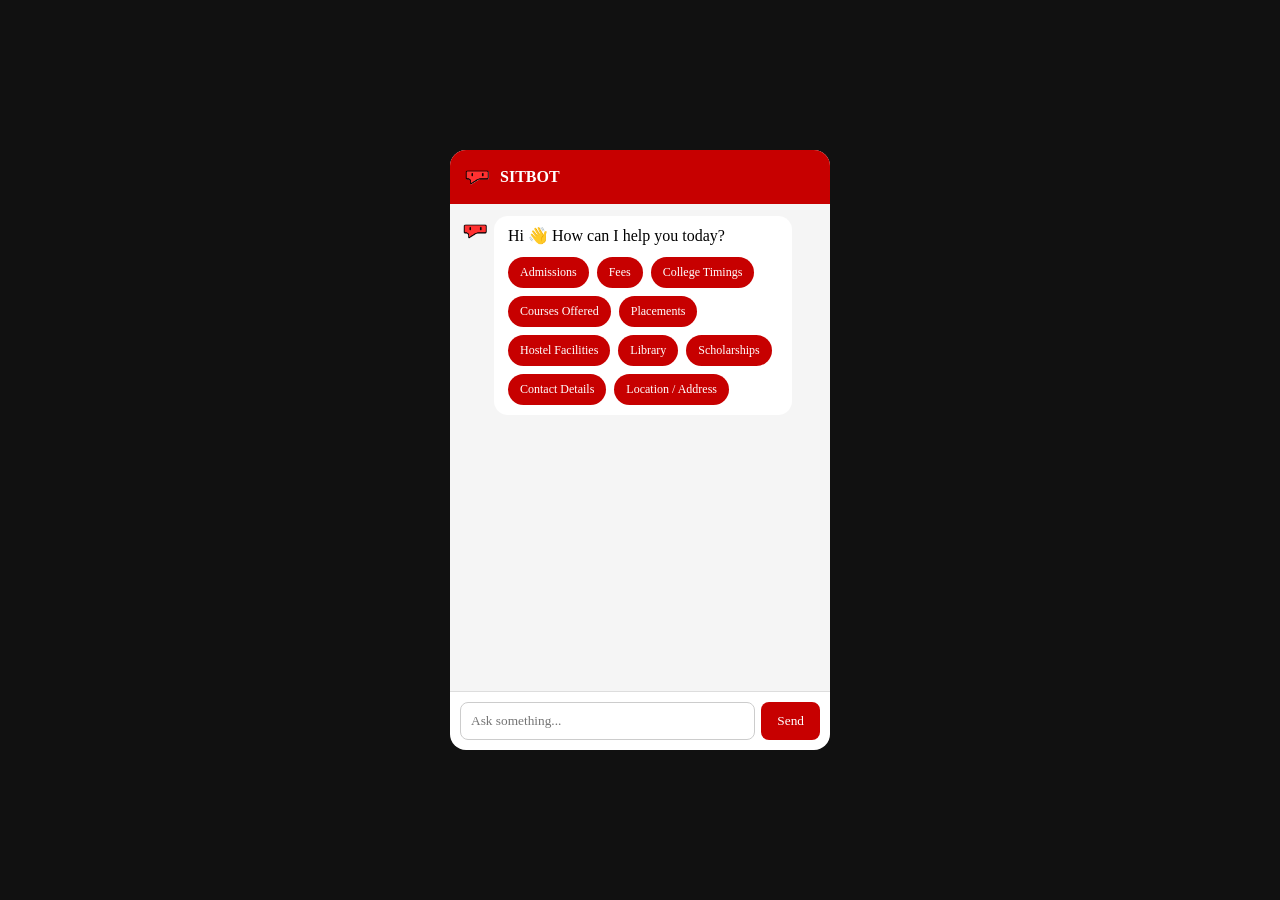
<file: templates/index.html>
<!DOCTYPE html>
<html>
<head>
    <title>SITBOT</title>
    <link rel="stylesheet" href="/static/style.css">
</head>
<body>

<div class="chat-wrapper">

    <div class="chat-header">
        <img src="/static/logo.png">
        <span>SITBOT</span>
    </div>

    <div id="chat-box"></div>

    <div class="input-area">
        <input type="text" id="user-input" placeholder="Ask something..." autocomplete="off">
        <button onclick="sendMessage()">Send</button>
    </div>

</div>

<script>
const urlMap = {
    "Admissions": "https://sitnagpur.edu.in/first-year-admission-procedure",
    "Fees": "https://sitnagpur.edu.in/fees-structure",
    "College Timings": "https://sitnagpur.edu.in/",
    "Courses Offered": "https://sitnagpur.edu.in/courses",
    "Placements": "https://sitnagpur.edu.in/placement-record",
    "Hostel Facilities": "https://sitnagpur.edu.in/hostel-facilities",
    "Library": "https://sitnagpur.edu.in/",
    "Scholarships": "https://sitnagpur.edu.in/scholarships",
    "Contact Details": "https://sitnagpur.edu.in/contactus",
    "Location / Address": "https://goo.gl/maps/example"
};

function navigateTo(text) {
    const url = urlMap[text];
    if (url) {
        window.location.href = url;
    }
}

function quickSend(text) {
    document.getElementById("user-input").value = text;
    sendMessage();
}

function toggleMore(btn) {
    const more = document.getElementById("more-options");
    more.classList.toggle("hidden");
    btn.innerHTML = more.classList.contains("hidden") ? "➕ More" : "➖ Less";
}

function sendMessage() {
    const input = document.getElementById("user-input");
    const msg = input.value.trim();
    if (!msg) return;

    const chatBox = document.getElementById("chat-box");

    // Remove old suggestion rows
    document.querySelectorAll(".suggestion-row").forEach(e => e.remove());

    // User message
    const userDiv = document.createElement("div");
    userDiv.className = "user-msg";
    userDiv.innerHTML = `<div class="bubble">${msg}</div>`;
    chatBox.appendChild(userDiv);
    input.value = "";

    fetch("/get", {
        method: "POST",
        headers: {"Content-Type": "application/x-www-form-urlencoded"},
        body: "msg=" + encodeURIComponent(msg)
    })
    .then(res => res.json())
    .then(data => {

        // Typing indicator
        const typingDiv = document.createElement("div");
        typingDiv.className = "bot-msg";
        typingDiv.innerHTML = `
            <img src="/static/logo.png">
            <div class="bubble typing-bubble">
                SITBOT is typing<span class="dots"></span>
            </div>
        `;
        chatBox.appendChild(typingDiv);
        chatBox.scrollTop = chatBox.scrollHeight;

        setTimeout(() => {
            typingDiv.remove();

            const botDiv = document.createElement("div");
            botDiv.className = "bot-msg";
            
            if (data.type === "buttons") {
                // Render message with buttons
                let buttonsHTML = `
                    <img src="/static/logo.png">
                    <div class="bubble">
                        ${data.message}
                        <div class="buttons-container">
                `;
                data.buttons.forEach(btn => {
                    buttonsHTML += `<button class="quick-btn" onclick="navigateTo('${btn}')">${btn}</button>`;
                });
                buttonsHTML += `
                        </div>
                    </div>
                `;
                botDiv.innerHTML = buttonsHTML;
            } else {
                // Render regular text message
                botDiv.innerHTML = `
                    <img src="/static/logo.png">
                    <div class="bubble">
                        ${data.message.replace(
                            /(https?:\/\/[^\s]+)/g,
                            '<a href="$1" target="_blank">$1</a>'
                        )}
                    </div>
                `;
            }
            
            chatBox.appendChild(botDiv);

            chatBox.scrollTop = chatBox.scrollHeight;
        }, 800);
    });
}

document.getElementById("user-input")
    .addEventListener("keypress", e => {
        if (e.key === "Enter") sendMessage();
    });

// Display initial greeting when page loads
function displayInitialGreeting() {
    const chatBox = document.getElementById("chat-box");
    const botDiv = document.createElement("div");
    botDiv.className = "bot-msg";
    
    const buttonsHTML = `
        <img src="/static/logo.png">
        <div class="bubble">
            Hi 👋 How can I help you today?
            <div class="buttons-container">
                <button class="quick-btn" onclick="navigateTo('Admissions')">Admissions</button>
                <button class="quick-btn" onclick="navigateTo('Fees')">Fees</button>
                <button class="quick-btn" onclick="navigateTo('College Timings')">College Timings</button>
                <button class="quick-btn" onclick="navigateTo('Courses Offered')">Courses Offered</button>
                <button class="quick-btn" onclick="navigateTo('Placements')">Placements</button>
                <button class="quick-btn" onclick="navigateTo('Hostel Facilities')">Hostel Facilities</button>
                <button class="quick-btn" onclick="navigateTo('Library')">Library</button>
                <button class="quick-btn" onclick="navigateTo('Scholarships')">Scholarships</button>
                <button class="quick-btn" onclick="navigateTo('Contact Details')">Contact Details</button>
                <button class="quick-btn" onclick="navigateTo('Location / Address')">Location / Address</button>
            </div>
        </div>
    `;
    botDiv.innerHTML = buttonsHTML;
    chatBox.appendChild(botDiv);
    chatBox.scrollTop = chatBox.scrollHeight;
}

// Initialize greeting on page load
window.addEventListener("load", displayInitialGreeting);
</script>

</body>
</html>
</file>
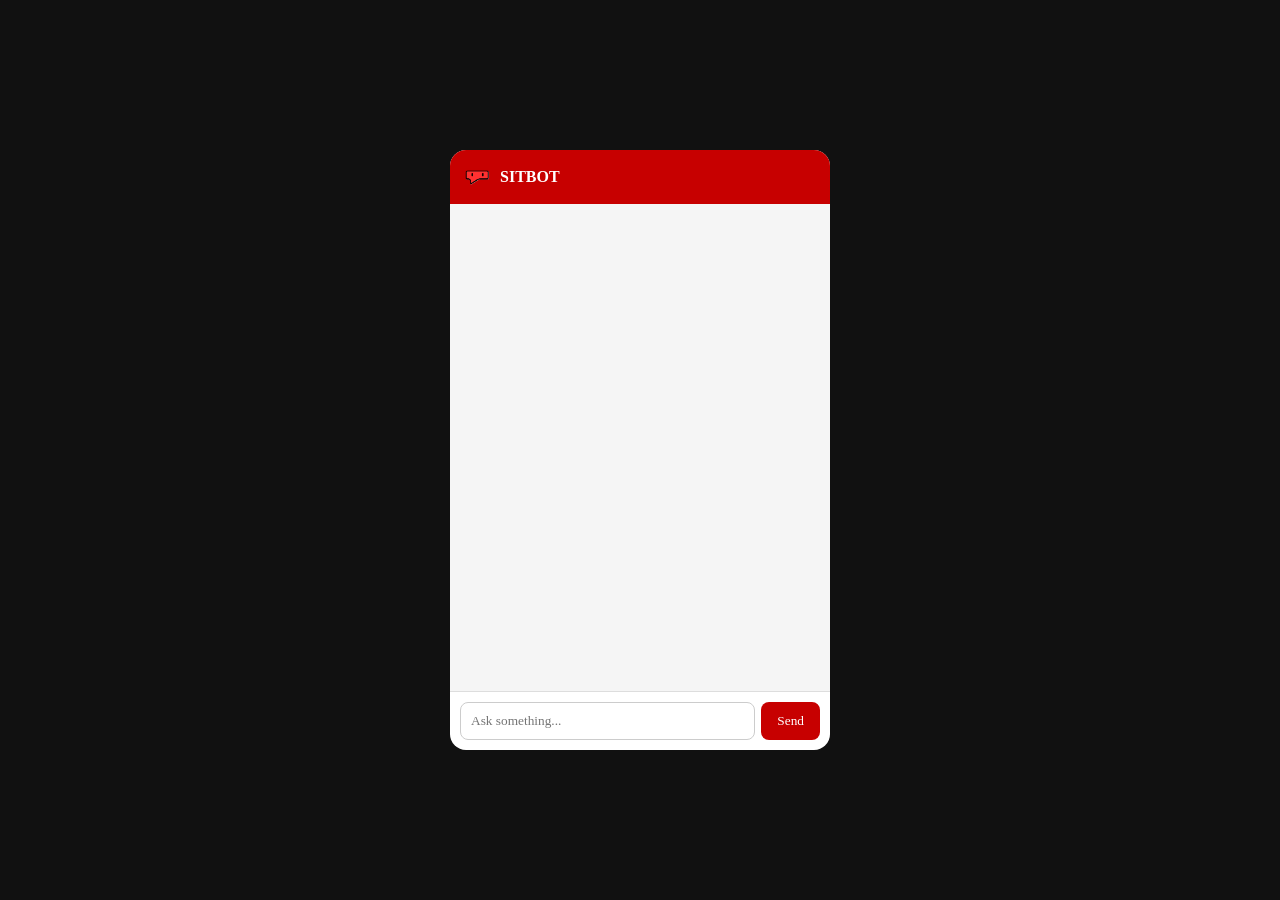
<file: Hack-O-week (Jan)/templates/index.html>
<!DOCTYPE html>
<html>
<head>
    <title>SITBOT</title>
    <link rel="stylesheet" href="/static/style.css">
</head>
<body>

<div class="chat-wrapper">

    <div class="chat-header">
        <img src="/static/logo.png">
        <span>SITBOT</span>
    </div>

    <div id="chat-box"></div>

    <div class="input-area">
        <input type="text" id="user-input" placeholder="Ask something..." autocomplete="off">
        <button onclick="sendMessage()">Send</button>
    </div>

</div>

<script>
function quickSend(text) {
    document.getElementById("user-input").value = text;
    sendMessage();
}

function toggleMore(btn) {
    const more = document.getElementById("more-options");
    more.classList.toggle("hidden");
    btn.innerHTML = more.classList.contains("hidden") ? "➕ More" : "➖ Less";
}

function sendMessage() {
    const input = document.getElementById("user-input");
    const msg = input.value.trim();
    if (!msg) return;

    const chatBox = document.getElementById("chat-box");

    // Remove old suggestion rows
    document.querySelectorAll(".suggestion-row").forEach(e => e.remove());

    // User message
    const userDiv = document.createElement("div");
    userDiv.className = "user-msg";
    userDiv.innerHTML = `<div class="bubble">${msg}</div>`;
    chatBox.appendChild(userDiv);
    input.value = "";

    fetch("/get", {
        method: "POST",
        headers: {"Content-Type": "application/x-www-form-urlencoded"},
        body: "msg=" + encodeURIComponent(msg)
    })
    .then(res => res.json())
    .then(data => {

        // Typing indicator
        const typingDiv = document.createElement("div");
        typingDiv.className = "bot-msg";
        typingDiv.innerHTML = `
            <img src="/static/logo.png">
            <div class="bubble typing-bubble">
                SITBOT is typing<span class="dots"></span>
            </div>
        `;
        chatBox.appendChild(typingDiv);
        chatBox.scrollTop = chatBox.scrollHeight;

        setTimeout(() => {
            typingDiv.remove();

            const botDiv = document.createElement("div");
            botDiv.className = "bot-msg";
            botDiv.innerHTML = `
                <img src="/static/logo.png">
                <div class="bubble">
                    ${data.replace(
                        /(https?:\/\/[^\s]+)/g,
                        '<a href="$1" target="_blank">$1</a>'
                    )}
                </div>
            `;
            chatBox.appendChild(botDiv);

            chatBox.scrollTop = chatBox.scrollHeight;
        }, 800);
    });
}

document.getElementById("user-input")
    .addEventListener("keypress", e => {
        if (e.key === "Enter") sendMessage();
    });
</script>

</body>
</html>
</file>
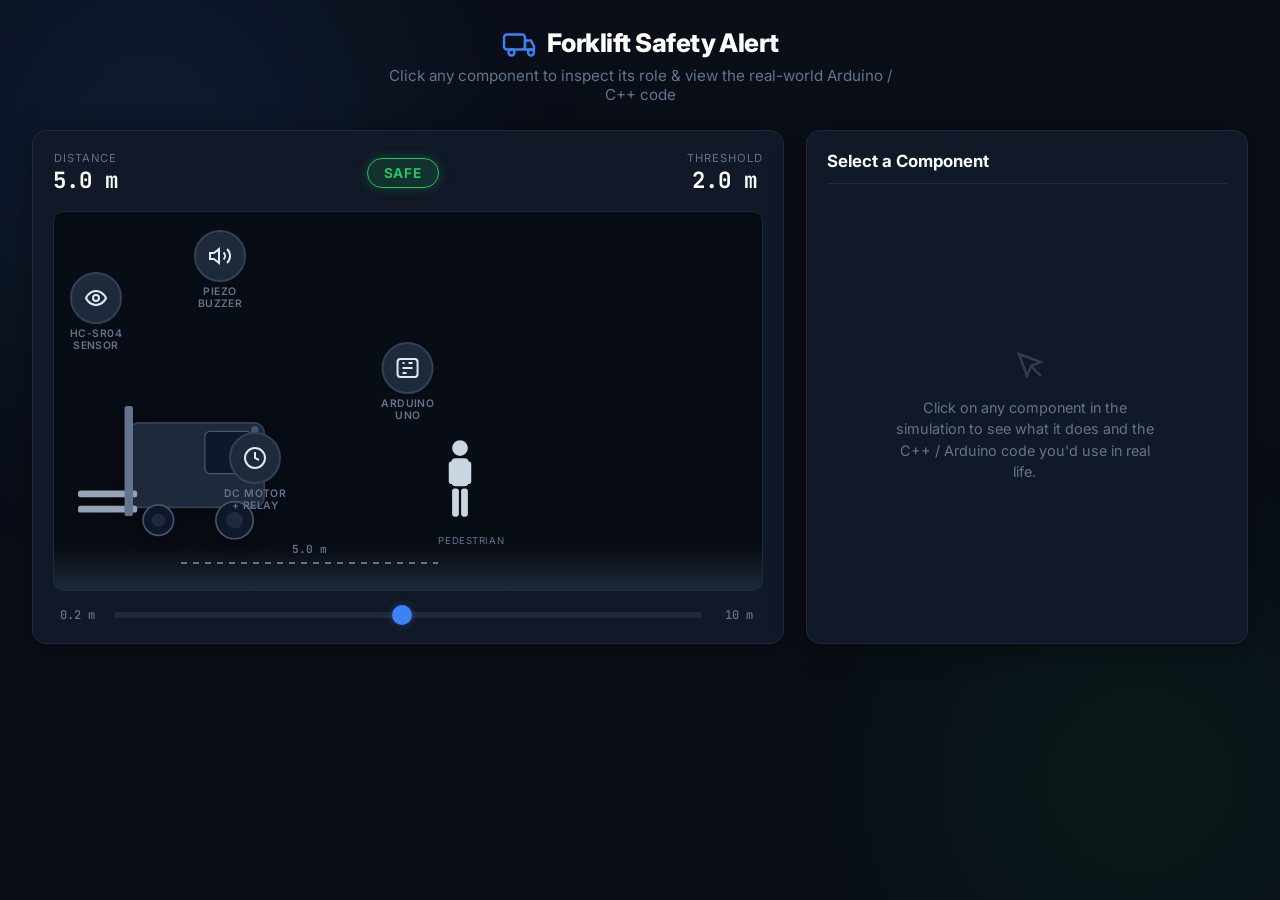
<file: Hack-O-Week (March)/March_Week2/index.html>
<!DOCTYPE html>
<html lang="en">
<head>
  <meta charset="UTF-8" />
  <meta name="viewport" content="width=device-width, initial-scale=1.0" />
  <title>Forklift Safety Alert – IoT Simulator</title>
  <meta name="description" content="Interactive IoT simulation: ultrasonic pedestrian detection on a forklift with buzzer alarm and motor cutoff." />
  <link rel="preconnect" href="https://fonts.googleapis.com" />
  <link rel="preconnect" href="https://fonts.gstatic.com" crossorigin />
  <link href="https://fonts.googleapis.com/css2?family=Inter:wght@400;500;600;700;800&family=JetBrains+Mono:wght@400;500&display=swap" rel="stylesheet" />
  <link rel="stylesheet" href="style.css" />
</head>
<body>

  <!-- Ambient glow blobs -->
  <div class="glow glow-1"></div>
  <div class="glow glow-2"></div>

  <div class="app">

    <!-- ───────── Header ───────── -->
    <header class="header">
      <div class="logo">
        <svg width="36" height="36" viewBox="0 0 24 24" fill="none" stroke="currentColor" stroke-width="1.6"><rect x="2" y="7" width="14" height="10" rx="2"/><path d="M16 11h4l2 4v2h-6V11z"/><circle cx="7" cy="19" r="2"/><circle cx="20" cy="19" r="2"/></svg>
        <span>Forklift Safety Alert</span>
      </div>
      <p class="subtitle">Click any component to inspect its role &amp; view the real-world Arduino / C++ code</p>
    </header>

    <!-- ───────── Main Grid ───────── -->
    <main class="grid">

      <!-- LEFT: Simulation Canvas -->
      <section class="card sim-card">

        <!-- Status Bar -->
        <div class="sim-status-bar">
          <div class="distance-readout">
            <span class="label">Distance</span>
            <span class="value" id="distReadout">5.0 m</span>
          </div>
          <div id="statusChip" class="chip chip--safe">SAFE</div>
          <div class="distance-readout">
            <span class="label">Threshold</span>
            <span class="value">2.0 m</span>
          </div>
        </div>

        <!-- Canvas -->
        <div class="canvas" id="simCanvas">

          <!-- Floor -->
          <div class="floor"></div>

          <!-- Forklift SVG -->
          <div class="forklift" id="comp-forklift">
            <svg id="forkliftSvg" viewBox="0 0 260 200" fill="none" xmlns="http://www.w3.org/2000/svg">
              <!-- body -->
              <rect x="60" y="40" width="160" height="100" rx="12" fill="#1e293b" stroke="#334155" stroke-width="2"/>
              <!-- cabin window -->
              <rect x="150" y="50" width="55" height="50" rx="6" fill="#0f172a" stroke="#475569" stroke-width="1.5"/>
              <!-- forks -->
              <rect x="0" y="120" width="70" height="8" rx="3" fill="#94a3b8"/>
              <rect x="0" y="138" width="70" height="8" rx="3" fill="#94a3b8"/>
              <!-- mast -->
              <rect x="55" y="20" width="10" height="130" rx="3" fill="#64748b"/>
              <!-- rear wheel -->
              <circle cx="185" cy="155" r="22" fill="#0f172a" stroke="#475569" stroke-width="2"/>
              <circle cx="185" cy="155" r="10" fill="#1e293b"/>
              <!-- front wheel -->
              <circle cx="95" cy="155" r="18" fill="#0f172a" stroke="#475569" stroke-width="2"/>
              <circle cx="95" cy="155" r="8" fill="#1e293b"/>
              <!-- exhaust -->
              <rect x="205" y="44" width="8" height="20" rx="3" fill="#475569"/>
            </svg>
          </div>

          <!-- Sensor on forklift (clickable) -->
          <div class="comp-node sensor-node" id="comp-sensor" data-component="sensor">
            <div class="pulse-ring"></div>
            <div class="node-icon">
              <svg viewBox="0 0 24 24" fill="none" stroke="currentColor" stroke-width="2"><path d="M2 12s3-7 10-7 10 7 10 7-3 7-10 7S2 12 2 12z"/><circle cx="12" cy="12" r="3"/></svg>
            </div>
            <span class="node-label">HC-SR04<br/>Sensor</span>
          </div>

          <!-- Motor on forklift (clickable) -->
          <div class="comp-node motor-node" id="comp-motor" data-component="motor">
            <div class="node-icon motor-spin">
              <svg viewBox="0 0 24 24" fill="none" stroke="currentColor" stroke-width="2"><circle cx="12" cy="12" r="10"/><path d="M12 6v6l4 2"/></svg>
            </div>
            <span class="node-label">DC Motor<br/>+ Relay</span>
          </div>

          <!-- Buzzer on forklift (clickable) -->
          <div class="comp-node buzzer-node" id="comp-buzzer" data-component="buzzer">
            <div class="node-icon">
              <svg viewBox="0 0 24 24" fill="none" stroke="currentColor" stroke-width="2"><path d="M11 5L6 9H2v6h4l5 4V5z"/><path d="M19.07 4.93a10 10 0 010 14.14"/><path d="M15.54 8.46a5 5 0 010 7.07"/></svg>
            </div>
            <span class="node-label">Piezo<br/>Buzzer</span>
          </div>

          <!-- Arduino Board (clickable) -->
          <div class="comp-node board-node" id="comp-board" data-component="board">
            <div class="node-icon">
              <svg viewBox="0 0 24 24" fill="none" stroke="currentColor" stroke-width="2"><rect x="2" y="3" width="20" height="18" rx="3"/><path d="M7 7h2m4 0h4M7 12h10M7 17h4"/></svg>
            </div>
            <span class="node-label">Arduino<br/>UNO</span>
          </div>

          <!-- Ultrasonic waves -->
          <div class="wave-container" id="waveContainer">
            <div class="wave w1"></div>
            <div class="wave w2"></div>
            <div class="wave w3"></div>
          </div>

          <!-- Pedestrian -->
          <div class="pedestrian" id="pedestrian">
            <svg viewBox="0 0 64 160" fill="currentColor">
              <circle cx="32" cy="16" r="14"/>
              <rect x="16" y="34" width="32" height="50" rx="8"/>
              <rect x="12" y="40" width="12" height="40" rx="5"/>
              <rect x="40" y="40" width="12" height="40" rx="5"/>
              <rect x="18" y="88" width="12" height="50" rx="5"/>
              <rect x="34" y="88" width="12" height="50" rx="5"/>
            </svg>
            <span class="ped-label">Pedestrian</span>
          </div>

          <!-- Distance arrow -->
          <div class="dist-arrow" id="distArrow">
            <div class="arrow-line"></div>
            <span class="arrow-label" id="arrowLabel">5.0 m</span>
          </div>
        </div>

        <!-- Slider -->
        <div class="slider-row">
          <span class="slider-label">0.2 m</span>
          <input type="range" id="distSlider" min="0.2" max="10" step="0.1" value="5" />
          <span class="slider-label">10 m</span>
        </div>
      </section>

      <!-- RIGHT: Info / Code Panel -->
      <aside class="card code-card" id="codeCard">
        <div class="code-header">
          <h2 id="infoTitle">Select a Component</h2>
          <button class="copy-btn" id="copyBtn" title="Copy code" style="display:none;">
            <svg width="18" height="18" viewBox="0 0 24 24" fill="none" stroke="currentColor" stroke-width="2"><rect x="9" y="9" width="13" height="13" rx="2"/><path d="M5 15H4a2 2 0 01-2-2V4a2 2 0 012-2h9a2 2 0 012 2v1"/></svg>
            <span>Copy</span>
          </button>
        </div>
        <div class="info-body" id="infoBody">
          <div class="placeholder-msg">
            <svg width="48" height="48" viewBox="0 0 24 24" fill="none" stroke="currentColor" stroke-width="1.2" opacity=".4"><path d="M15 15l-2 5L9 9l11 4-5 2zm0 0l5 5"/></svg>
            <p>Click on any component in the simulation to see what it does and the C++ / Arduino code you'd use in real life.</p>
          </div>
        </div>
      </aside>

    </main>
  </div>

  <script src="script.js"></script>
</body>
</html>
</file>
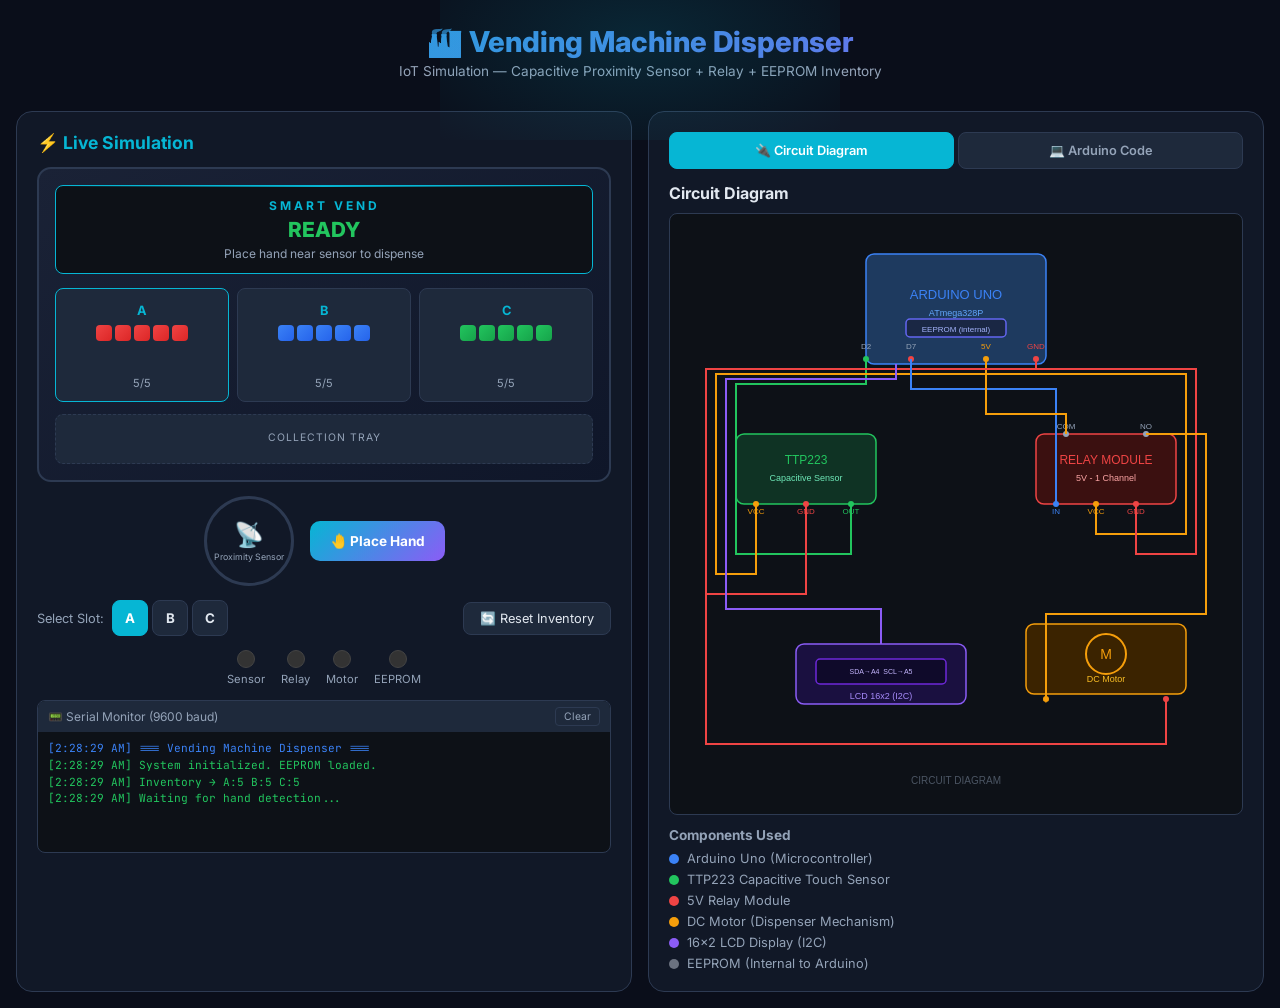
<file: Hack-O-Week (March)/March_Week3/index.html>
<!DOCTYPE html>
<html lang="en">
<head>
<meta charset="UTF-8">
<meta name="viewport" content="width=device-width, initial-scale=1.0">
<title>Vending Machine Dispenser - IoT Simulation</title>
<meta name="description" content="Interactive vending machine dispenser simulation with capacitive proximity sensor, relay control, and EEPROM inventory tracking.">
<link rel="stylesheet" href="style.css">
<link href="https://fonts.googleapis.com/css2?family=Inter:wght@400;500;600;700;800&family=JetBrains+Mono:wght@400;500&display=swap" rel="stylesheet">
</head>
<body>
<header>
  <div class="header-glow"></div>
  <h1>🏭 Vending Machine Dispenser</h1>
  <p class="subtitle">IoT Simulation — Capacitive Proximity Sensor + Relay + EEPROM Inventory</p>
</header>

<main>
  <!-- LEFT: Simulation Panel -->
  <section id="sim-panel" class="panel">
    <h2>⚡ Live Simulation</h2>

    <div class="vending-machine" id="vendingMachine">
      <div class="vm-screen">
        <div class="vm-title">SMART VEND</div>
        <div class="vm-status" id="vmStatus">READY</div>
        <div class="vm-msg" id="vmMsg">Place hand near sensor to dispense</div>
      </div>

      <div class="vm-slots">
        <div class="slot" id="slot-A"><span class="slot-label">A</span><div class="slot-items" id="itemsA"></div><span class="slot-count" id="countA">5</span></div>
        <div class="slot" id="slot-B"><span class="slot-label">B</span><div class="slot-items" id="itemsB"></div><span class="slot-count" id="countB">5</span></div>
        <div class="slot" id="slot-C"><span class="slot-label">C</span><div class="slot-items" id="itemsC"></div><span class="slot-count" id="countC">5</span></div>
      </div>

      <div class="vm-dispense-area">
        <div class="dispense-tray" id="dispenseTray">
          <span class="tray-label">COLLECTION TRAY</span>
          <div id="dispensedItem"></div>
        </div>
      </div>
    </div>

    <!-- Sensor Area -->
    <div class="sensor-section">
      <div class="sensor-wrapper">
        <div class="sensor-ring" id="sensorRing">
          <div class="sensor-core" id="sensorCore">
            <span>📡</span>
            <small>Proximity Sensor</small>
          </div>
        </div>
        <button class="hand-btn" id="handBtn" title="Place hand near sensor">
          🤚 Place Hand
        </button>
      </div>
    </div>

    <!-- Controls -->
    <div class="controls">
      <div class="slot-selector">
        <label>Select Slot:</label>
        <div class="slot-btns">
          <button class="slot-sel active" data-slot="A" id="selA">A</button>
          <button class="slot-sel" data-slot="B" id="selB">B</button>
          <button class="slot-sel" data-slot="C" id="selC">C</button>
        </div>
      </div>
      <button class="reset-btn" id="resetBtn">🔄 Reset Inventory</button>
    </div>

    <!-- Status Indicators -->
    <div class="indicators">
      <div class="indicator">
        <div class="led" id="ledSensor"></div>
        <span>Sensor</span>
      </div>
      <div class="indicator">
        <div class="led" id="ledRelay"></div>
        <span>Relay</span>
      </div>
      <div class="indicator">
        <div class="led" id="ledMotor"></div>
        <span>Motor</span>
      </div>
      <div class="indicator">
        <div class="led" id="ledEeprom"></div>
        <span>EEPROM</span>
      </div>
    </div>

    <!-- Serial Monitor -->
    <div class="serial-monitor">
      <div class="serial-header">
        <span>📟 Serial Monitor (9600 baud)</span>
        <button id="clearSerial" class="clear-btn">Clear</button>
      </div>
      <div class="serial-output" id="serialOutput"></div>
    </div>
  </section>

  <!-- RIGHT: Circuit & Code Panel -->
  <section id="info-panel" class="panel">
    <div class="tab-bar">
      <button class="tab active" data-tab="circuit" id="tabCircuit">🔌 Circuit Diagram</button>
      <button class="tab" data-tab="code" id="tabCode">💻 Arduino Code</button>
    </div>

    <div class="tab-content" id="circuitTab">
      <h3>Circuit Diagram</h3>
      <div class="circuit-diagram" id="circuitDiagram">
        <canvas id="circuitCanvas" width="520" height="580"></canvas>
      </div>
      <div class="component-list">
        <h4>Components Used</h4>
        <ul>
          <li><span class="comp-dot blue"></span> Arduino Uno (Microcontroller)</li>
          <li><span class="comp-dot green"></span> TTP223 Capacitive Touch Sensor</li>
          <li><span class="comp-dot red"></span> 5V Relay Module</li>
          <li><span class="comp-dot orange"></span> DC Motor (Dispenser Mechanism)</li>
          <li><span class="comp-dot purple"></span> 16x2 LCD Display (I2C)</li>
          <li><span class="comp-dot gray"></span> EEPROM (Internal to Arduino)</li>
        </ul>
      </div>
    </div>

    <div class="tab-content hidden" id="codeTab">
      <h3>Arduino Code</h3>
      <div class="code-actions">
        <button id="copyCode" class="copy-btn">📋 Copy Code</button>
      </div>
      <pre class="code-block"><code id="arduinoCode"></code></pre>
    </div>
  </section>
</main>

<script src="app.js"></script>
</body>
</html>
</file>
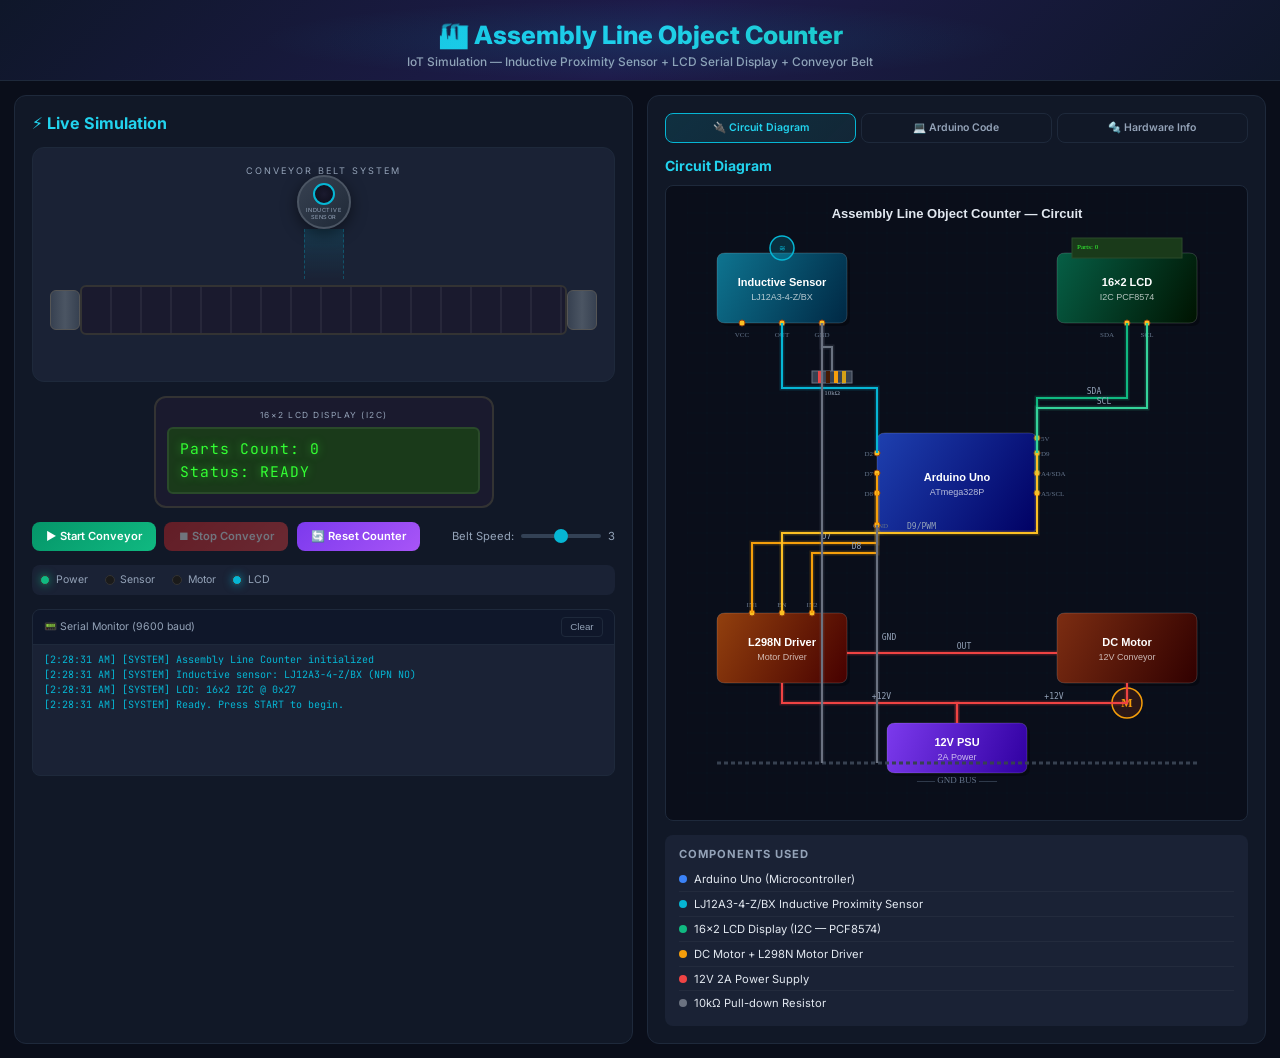
<file: Hack-O-Week (March)/March_Week4/index.html>
<!DOCTYPE html>
<html lang="en">
<head>
<meta charset="UTF-8">
<meta name="viewport" content="width=device-width, initial-scale=1.0">
<title>Assembly Line Object Counter - IoT Simulation</title>
<meta name="description" content="Interactive assembly line simulation with inductive proximity sensor for metal part detection, counter display on LCD, and serial data output.">
<link rel="stylesheet" href="style.css">
<link href="https://fonts.googleapis.com/css2?family=Inter:wght@400;500;600;700;800&family=JetBrains+Mono:wght@400;500&display=swap" rel="stylesheet">
</head>
<body>
<header>
  <div class="header-glow"></div>
  <h1>🏭 Assembly Line Object Counter</h1>
  <p class="subtitle">IoT Simulation — Inductive Proximity Sensor + LCD Serial Display + Conveyor Belt</p>
</header>

<main>
  <!-- LEFT: Simulation Panel -->
  <section id="sim-panel" class="panel">
    <h2>⚡ Live Simulation</h2>

    <!-- Conveyor Belt Area -->
    <div class="conveyor-area" id="conveyorArea">
      <div class="conveyor-frame">
        <div class="conveyor-label-top">CONVEYOR BELT SYSTEM</div>

        <!-- Sensor Mounted Above Belt -->
        <div class="sensor-mount" id="sensorMount">
          <div class="sensor-body" id="sensorBody">
            <div class="sensor-face" id="sensorFace"></div>
            <div class="sensor-label">INDUCTIVE<br>SENSOR</div>
          </div>
          <div class="detection-zone" id="detectionZone"></div>
        </div>

        <!-- The Belt -->
        <div class="belt-container">
          <div class="belt" id="belt">
            <div class="belt-pattern" id="beltPattern"></div>
          </div>
          <div class="roller roller-left"></div>
          <div class="roller roller-right"></div>
        </div>

        <!-- Parts spawn and move here -->
        <div class="parts-track" id="partsTrack"></div>
      </div>
    </div>

    <!-- LCD Display -->
    <div class="lcd-section">
      <div class="lcd-frame">
        <div class="lcd-label">16×2 LCD Display (I2C)</div>
        <div class="lcd-screen" id="lcdScreen">
          <div class="lcd-row" id="lcdRow1">Parts Count:   0</div>
          <div class="lcd-row" id="lcdRow2">Status: READY   </div>
        </div>
      </div>
    </div>

    <!-- Controls -->
    <div class="controls">
      <button class="ctrl-btn start-btn" id="startBtn">▶ Start Conveyor</button>
      <button class="ctrl-btn stop-btn" id="stopBtn" disabled>⏹ Stop Conveyor</button>
      <button class="ctrl-btn reset-btn" id="resetBtn">🔄 Reset Counter</button>
      <div class="speed-control">
        <label>Belt Speed:</label>
        <input type="range" id="speedSlider" min="1" max="5" value="3">
        <span id="speedLabel">3</span>
      </div>
    </div>

    <!-- Status Indicators -->
    <div class="indicators">
      <div class="indicator">
        <div class="led" id="ledPower"></div>
        <span>Power</span>
      </div>
      <div class="indicator">
        <div class="led" id="ledSensor"></div>
        <span>Sensor</span>
      </div>
      <div class="indicator">
        <div class="led" id="ledMotor"></div>
        <span>Motor</span>
      </div>
      <div class="indicator">
        <div class="led" id="ledLCD"></div>
        <span>LCD</span>
      </div>
    </div>

    <!-- Serial Monitor -->
    <div class="serial-monitor">
      <div class="serial-header">
        <span>📟 Serial Monitor (9600 baud)</span>
        <button id="clearSerial" class="clear-btn">Clear</button>
      </div>
      <div class="serial-output" id="serialOutput"></div>
    </div>
  </section>

  <!-- RIGHT: Circuit & Code Panel -->
  <section id="info-panel" class="panel">
    <div class="tab-bar">
      <button class="tab active" data-tab="circuit" id="tabCircuit">🔌 Circuit Diagram</button>
      <button class="tab" data-tab="code" id="tabCode">💻 Arduino Code</button>
      <button class="tab" data-tab="hardware" id="tabHardware">🔩 Hardware Info</button>
    </div>

    <div class="tab-content" id="circuitTab">
      <h3>Circuit Diagram</h3>
      <div class="circuit-diagram" id="circuitDiagram">
        <canvas id="circuitCanvas" width="540" height="620"></canvas>
      </div>
      <div class="component-list">
        <h4>Components Used</h4>
        <ul>
          <li><span class="comp-dot blue"></span> Arduino Uno (Microcontroller)</li>
          <li><span class="comp-dot cyan"></span> LJ12A3-4-Z/BX Inductive Proximity Sensor</li>
          <li><span class="comp-dot green"></span> 16×2 LCD Display (I2C — PCF8574)</li>
          <li><span class="comp-dot orange"></span> DC Motor + L298N Motor Driver</li>
          <li><span class="comp-dot red"></span> 12V 2A Power Supply</li>
          <li><span class="comp-dot gray"></span> 10kΩ Pull-down Resistor</li>
        </ul>
      </div>
    </div>

    <div class="tab-content hidden" id="codeTab">
      <h3>Arduino Code</h3>
      <div class="code-actions">
        <button id="copyCode" class="copy-btn">📋 Copy Code</button>
      </div>
      <pre class="code-block"><code id="arduinoCode"></code></pre>
    </div>

    <div class="tab-content hidden" id="hardwareTab">
      <h3>Hardware Components</h3>
      <div class="hw-cards" id="hwCards"></div>
    </div>
  </section>
</main>

<script src="app.js"></script>
</body>
</html>
</file>
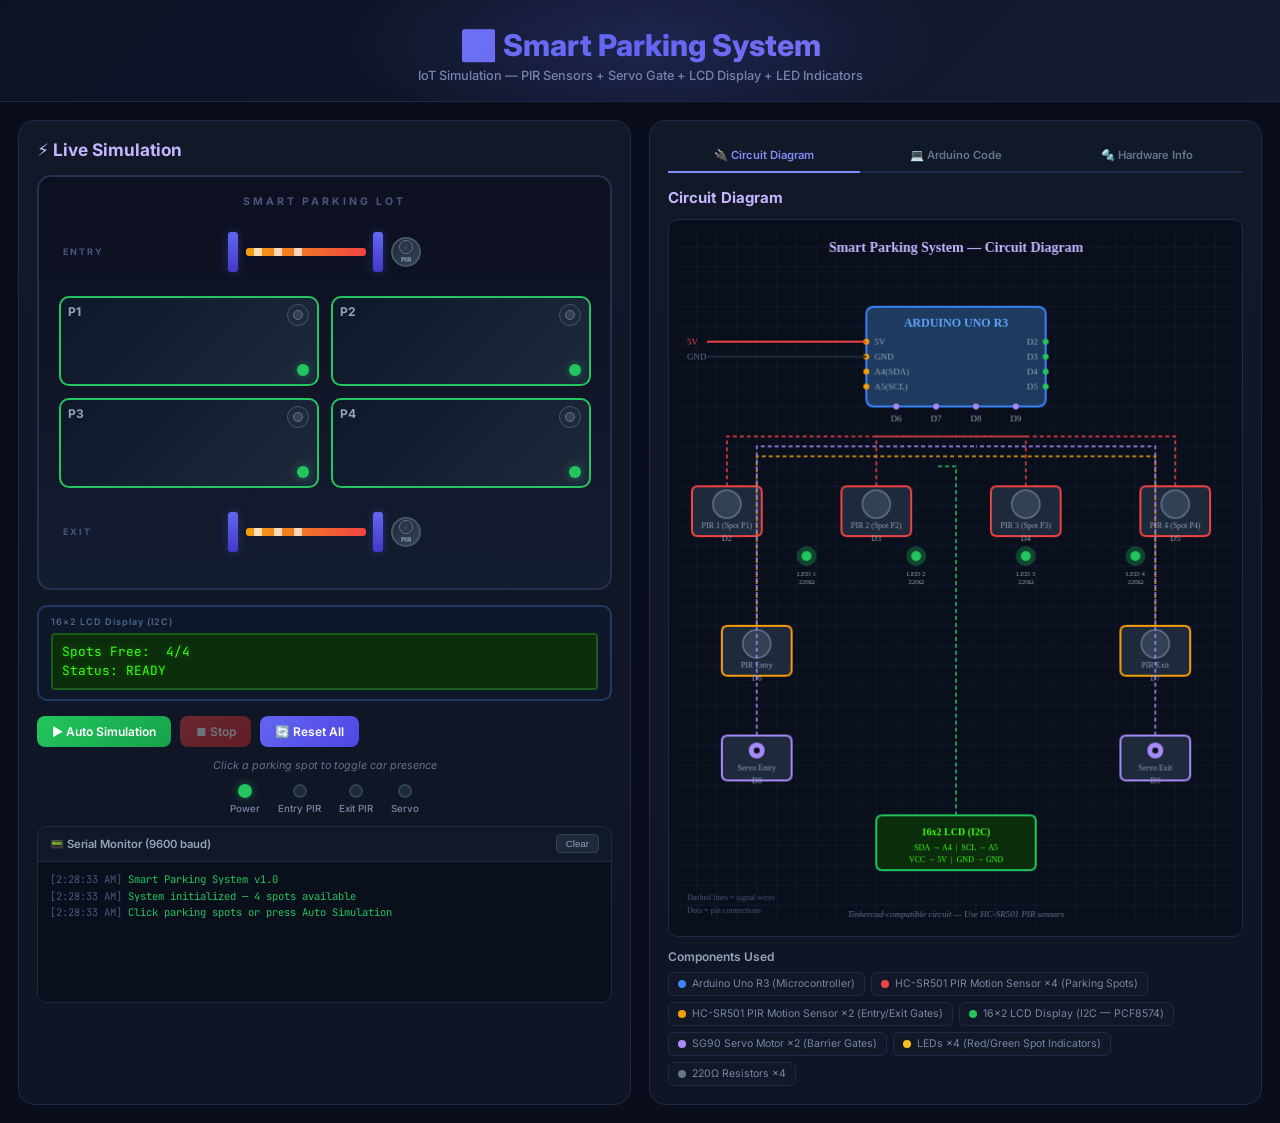
<file: Hack-O-Week (March)/March_Week5/index.html>
<!DOCTYPE html>
<html lang="en">
<head>
  <meta charset="UTF-8">
  <meta name="viewport" content="width=device-width, initial-scale=1.0">
  <title>Smart Parking System — IoT Simulation</title>
  <meta name="description" content="Interactive Smart Parking System simulation using PIR sensors, servo barrier gate, LED indicators, and LCD display. Simulated for Tinkercad.">
  <link rel="stylesheet" href="style.css">
  <link href="https://fonts.googleapis.com/css2?family=Inter:wght@400;500;600;700;800&family=JetBrains+Mono:wght@400;500&display=swap" rel="stylesheet">
</head>
<body>
<header>
  <div class="header-glow"></div>
  <h1>🅿️ Smart Parking System</h1>
  <p class="subtitle">IoT Simulation — PIR Sensors + Servo Gate + LCD Display + LED Indicators</p>
</header>

<main>
  <!-- LEFT: Simulation Panel -->
  <section id="sim-panel" class="panel">
    <h2>⚡ Live Simulation</h2>

    <!-- Parking Lot Visualization -->
    <div class="parking-lot" id="parkingLot">
      <div class="lot-label">SMART PARKING LOT</div>

      <!-- Entry Gate -->
      <div class="gate-area entry-gate">
        <div class="gate-label">ENTRY</div>
        <div class="gate-post"></div>
        <div class="gate-arm" id="entryArm">
          <div class="arm-stripe"></div>
          <div class="arm-stripe"></div>
          <div class="arm-stripe"></div>
        </div>
        <div class="gate-post"></div>
        <div class="pir-entry" id="pirEntry">
          <div class="pir-lens" id="pirEntryLens"></div>
          <div class="pir-label">PIR</div>
        </div>
      </div>

      <!-- Parking Spots -->
      <div class="spots-grid">
        <div class="parking-spot" id="spot1" data-spot="1">
          <div class="spot-number">P1</div>
          <div class="spot-pir" id="pirSpot1"><div class="pir-mini-lens"></div></div>
          <div class="spot-led" id="ledSpot1"></div>
          <div class="car-silhouette" id="car1"></div>
        </div>
        <div class="parking-spot" id="spot2" data-spot="2">
          <div class="spot-number">P2</div>
          <div class="spot-pir" id="pirSpot2"><div class="pir-mini-lens"></div></div>
          <div class="spot-led" id="ledSpot2"></div>
          <div class="car-silhouette" id="car2"></div>
        </div>
        <div class="parking-spot" id="spot3" data-spot="3">
          <div class="spot-number">P3</div>
          <div class="spot-pir" id="pirSpot3"><div class="pir-mini-lens"></div></div>
          <div class="spot-led" id="ledSpot3"></div>
          <div class="car-silhouette" id="car3"></div>
        </div>
        <div class="parking-spot" id="spot4" data-spot="4">
          <div class="spot-number">P4</div>
          <div class="spot-pir" id="pirSpot4"><div class="pir-mini-lens"></div></div>
          <div class="spot-led" id="ledSpot4"></div>
          <div class="car-silhouette" id="car4"></div>
        </div>
      </div>

      <!-- Exit Gate -->
      <div class="gate-area exit-gate">
        <div class="gate-label">EXIT</div>
        <div class="gate-post"></div>
        <div class="gate-arm" id="exitArm">
          <div class="arm-stripe"></div>
          <div class="arm-stripe"></div>
          <div class="arm-stripe"></div>
        </div>
        <div class="gate-post"></div>
        <div class="pir-exit" id="pirExit">
          <div class="pir-lens" id="pirExitLens"></div>
          <div class="pir-label">PIR</div>
        </div>
      </div>

      <!-- Animated Car -->
      <div class="animated-car" id="animatedCar">
        <div class="car-body">
          <div class="car-window"></div>
          <div class="car-wheel car-wheel-front"></div>
          <div class="car-wheel car-wheel-rear"></div>
          <div class="car-headlight"></div>
        </div>
      </div>
    </div>

    <!-- LCD Display -->
    <div class="lcd-section">
      <div class="lcd-frame">
        <div class="lcd-label">16×2 LCD Display (I2C)</div>
        <div class="lcd-screen" id="lcdScreen">
          <div class="lcd-row" id="lcdRow1">Spots Free:  4/4</div>
          <div class="lcd-row" id="lcdRow2">Status: READY   </div>
        </div>
      </div>
    </div>

    <!-- Controls -->
    <div class="controls">
      <button class="ctrl-btn auto-btn" id="autoBtn">▶ Auto Simulation</button>
      <button class="ctrl-btn stop-btn" id="stopBtn" disabled>⏹ Stop</button>
      <button class="ctrl-btn reset-btn" id="resetBtn">🔄 Reset All</button>
    </div>

    <!-- Manual Spot Controls -->
    <div class="manual-controls">
      <p class="manual-label">Click a parking spot to toggle car presence</p>
    </div>

    <!-- Status Indicators -->
    <div class="indicators">
      <div class="indicator">
        <div class="led led-on" id="ledPower"></div>
        <span>Power</span>
      </div>
      <div class="indicator">
        <div class="led" id="ledEntry"></div>
        <span>Entry PIR</span>
      </div>
      <div class="indicator">
        <div class="led" id="ledExit"></div>
        <span>Exit PIR</span>
      </div>
      <div class="indicator">
        <div class="led" id="ledServo"></div>
        <span>Servo</span>
      </div>
    </div>

    <!-- Serial Monitor -->
    <div class="serial-monitor">
      <div class="serial-header">
        <span>📟 Serial Monitor (9600 baud)</span>
        <button id="clearSerial" class="clear-btn">Clear</button>
      </div>
      <div class="serial-output" id="serialOutput"></div>
    </div>
  </section>

  <!-- RIGHT: Circuit & Code Panel -->
  <section id="info-panel" class="panel">
    <div class="tab-bar">
      <button class="tab active" data-tab="circuit" id="tabCircuit">🔌 Circuit Diagram</button>
      <button class="tab" data-tab="code" id="tabCode">💻 Arduino Code</button>
      <button class="tab" data-tab="hardware" id="tabHardware">🔩 Hardware Info</button>
    </div>

    <div class="tab-content" id="circuitTab">
      <h3>Circuit Diagram</h3>
      <div class="circuit-diagram" id="circuitDiagram">
        <canvas id="circuitCanvas" width="560" height="700"></canvas>
      </div>
      <div class="component-list">
        <h4>Components Used</h4>
        <ul>
          <li><span class="comp-dot blue"></span> Arduino Uno R3 (Microcontroller)</li>
          <li><span class="comp-dot red"></span> HC-SR501 PIR Motion Sensor ×4 (Parking Spots)</li>
          <li><span class="comp-dot orange"></span> HC-SR501 PIR Motion Sensor ×2 (Entry/Exit Gates)</li>
          <li><span class="comp-dot green"></span> 16×2 LCD Display (I2C — PCF8574)</li>
          <li><span class="comp-dot purple"></span> SG90 Servo Motor ×2 (Barrier Gates)</li>
          <li><span class="comp-dot yellow"></span> LEDs ×4 (Red/Green Spot Indicators)</li>
          <li><span class="comp-dot gray"></span> 220Ω Resistors ×4</li>
        </ul>
      </div>
    </div>

    <div class="tab-content hidden" id="codeTab">
      <h3>Arduino Code</h3>
      <div class="code-actions">
        <button id="copyCode" class="copy-btn">📋 Copy Code</button>
      </div>
      <pre class="code-block"><code id="arduinoCode"></code></pre>
    </div>

    <div class="tab-content hidden" id="hardwareTab">
      <h3>Hardware Components</h3>
      <div class="hw-cards" id="hwCards"></div>
    </div>
  </section>
</main>

<script src="app.js"></script>
</body>
</html>
</file>
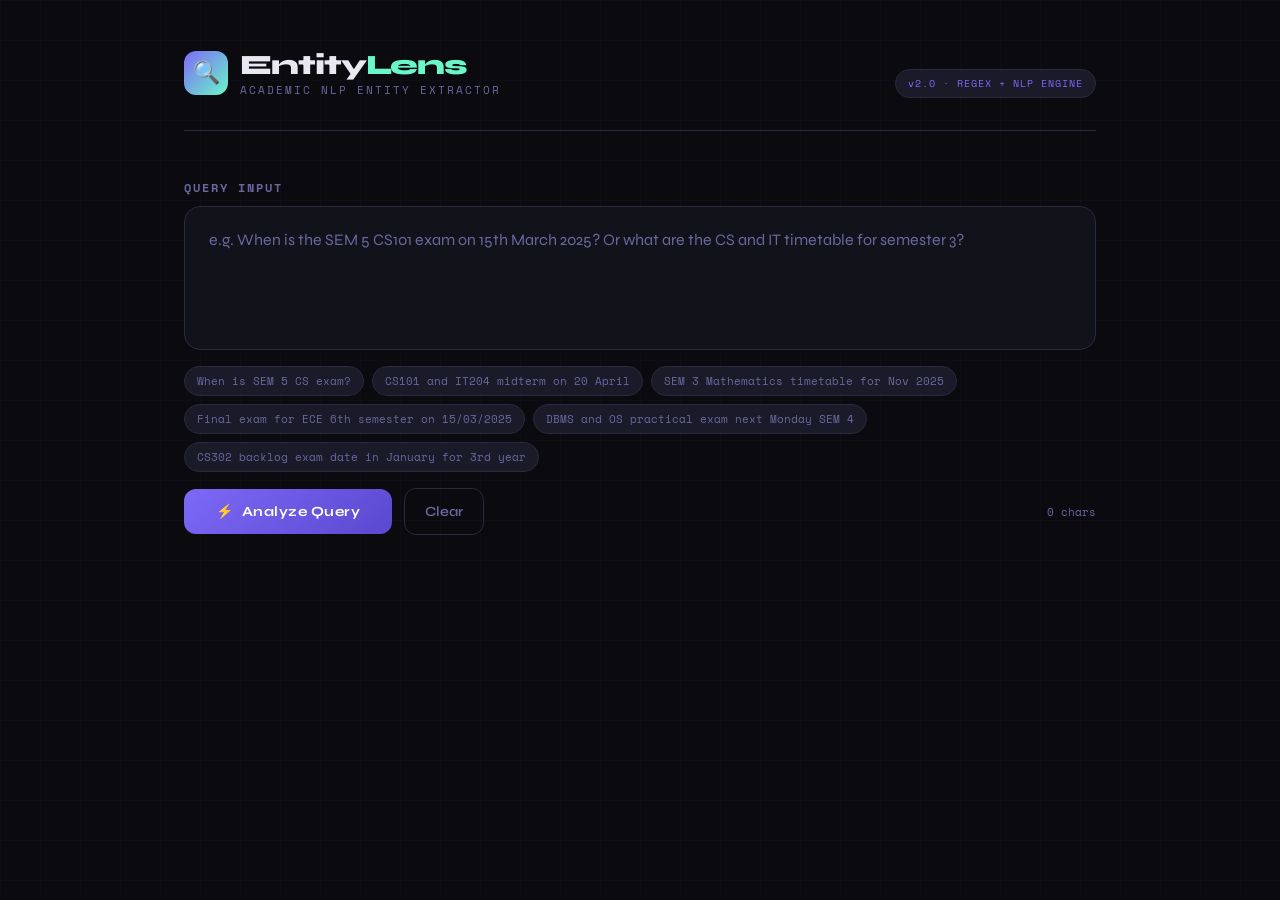
<file: Hack-O-Week  (Feb)/entity_extractor.html>
<!DOCTYPE html>
<html lang="en">
<head>
<meta charset="UTF-8">
<meta name="viewport" content="width=device-width, initial-scale=1.0">
<title>EntityLens — Academic NLP Engine</title>
<link href="https://fonts.googleapis.com/css2?family=Space+Mono:ital,wght@0,400;0,700;1,400&family=Syne:wght@400;600;700;800&display=swap" rel="stylesheet">
<style>
  :root {
    --bg: #0a0a0f;
    --surface: #12121a;
    --surface2: #1a1a28;
    --border: #2a2a40;
    --accent: #7c6af7;
    --accent2: #f7a26a;
    --accent3: #6af7c8;
    --accent4: #f76a8a;
    --text: #e8e8f0;
    --muted: #6868a0;
    --tag-date: #1a2a1a;
    --tag-date-fg: #6af7a2;
    --tag-date-border: #3a6a3a;
    --tag-course: #1a1a2a;
    --tag-course-fg: #a26af7;
    --tag-course-border: #4a3a7a;
    --tag-sem: #2a1a1a;
    --tag-sem-fg: #f7a26a;
    --tag-sem-border: #6a3a1a;
    --tag-dept: #1a2a2a;
    --tag-dept-fg: #6af7f7;
    --tag-dept-border: #1a5a5a;
    --tag-exam: #2a1a2a;
    --tag-exam-fg: #f76af7;
    --tag-exam-border: #6a1a6a;
  }
  * { margin: 0; padding: 0; box-sizing: border-box; }
  body {
    background: var(--bg);
    color: var(--text);
    font-family: 'Syne', sans-serif;
    min-height: 100vh;
    overflow-x: hidden;
  }

  /* GRID BACKGROUND */
  body::before {
    content: '';
    position: fixed; inset: 0;
    background-image:
      linear-gradient(rgba(124,106,247,0.04) 1px, transparent 1px),
      linear-gradient(90deg, rgba(124,106,247,0.04) 1px, transparent 1px);
    background-size: 40px 40px;
    pointer-events: none; z-index: 0;
  }

  .container { max-width: 960px; margin: 0 auto; padding: 0 24px; position: relative; z-index: 1; }

  /* HEADER */
  header {
    padding: 48px 0 32px;
    border-bottom: 1px solid var(--border);
    margin-bottom: 48px;
    display: flex; align-items: flex-end; justify-content: space-between;
    flex-wrap: wrap; gap: 16px;
  }
  .logo { display: flex; align-items: center; gap: 12px; }
  .logo-icon {
    width: 44px; height: 44px;
    background: linear-gradient(135deg, var(--accent), var(--accent3));
    border-radius: 12px;
    display: flex; align-items: center; justify-content: center;
    font-size: 22px;
  }
  .logo-text { font-size: 28px; font-weight: 800; letter-spacing: -1px; }
  .logo-text span { color: var(--accent3); }
  .header-sub { font-family: 'Space Mono', monospace; font-size: 11px; color: var(--muted); text-transform: uppercase; letter-spacing: 2px; }
  .badge {
    font-family: 'Space Mono', monospace; font-size: 10px;
    background: var(--surface2); border: 1px solid var(--border);
    padding: 6px 12px; border-radius: 20px; color: var(--accent);
    letter-spacing: 1px;
  }

  /* INPUT SECTION */
  .input-section { margin-bottom: 40px; }
  .input-label {
    font-size: 12px; font-weight: 600; letter-spacing: 2px; text-transform: uppercase;
    color: var(--muted); margin-bottom: 10px; display: block;
    font-family: 'Space Mono', monospace;
  }
  .input-wrap { position: relative; }
  textarea {
    width: 100%; background: var(--surface); border: 1px solid var(--border);
    border-radius: 16px; padding: 20px 24px; color: var(--text);
    font-family: 'Syne', sans-serif; font-size: 16px; resize: none;
    outline: none; transition: border-color 0.2s;
    line-height: 1.6; min-height: 100px;
  }
  textarea:focus { border-color: var(--accent); }
  textarea::placeholder { color: var(--muted); }

  .example-chips { display: flex; flex-wrap: wrap; gap: 8px; margin-top: 12px; }
  .chip {
    font-family: 'Space Mono', monospace; font-size: 11px;
    background: var(--surface2); border: 1px solid var(--border);
    padding: 6px 12px; border-radius: 20px; color: var(--muted);
    cursor: pointer; transition: all 0.15s; user-select: none;
  }
  .chip:hover { border-color: var(--accent); color: var(--accent); background: rgba(124,106,247,0.1); }

  .actions { display: flex; gap: 12px; margin-top: 16px; align-items: center; }
  .btn-analyze {
    background: linear-gradient(135deg, var(--accent), #5a48d0);
    color: #fff; border: none; padding: 14px 32px;
    border-radius: 12px; font-family: 'Syne', sans-serif; font-weight: 700;
    font-size: 14px; cursor: pointer; letter-spacing: 0.5px;
    transition: all 0.2s; display: flex; align-items: center; gap: 8px;
  }
  .btn-analyze:hover { transform: translateY(-1px); box-shadow: 0 8px 24px rgba(124,106,247,0.4); }
  .btn-analyze:active { transform: translateY(0); }
  .btn-clear {
    background: transparent; color: var(--muted); border: 1px solid var(--border);
    padding: 14px 20px; border-radius: 12px; font-family: 'Syne', sans-serif;
    font-weight: 600; font-size: 14px; cursor: pointer; transition: all 0.2s;
  }
  .btn-clear:hover { border-color: var(--accent4); color: var(--accent4); }

  .char-count {
    font-family: 'Space Mono', monospace; font-size: 11px; color: var(--muted);
    margin-left: auto;
  }

  /* RESULTS */
  .results { display: none; }
  .results.visible { display: block; }

  .section-title {
    font-size: 11px; font-weight: 700; letter-spacing: 3px; text-transform: uppercase;
    color: var(--muted); margin-bottom: 20px; font-family: 'Space Mono', monospace;
    display: flex; align-items: center; gap: 10px;
  }
  .section-title::after { content: ''; flex: 1; height: 1px; background: var(--border); }

  /* HIGHLIGHTED TEXT */
  .highlight-box {
    background: var(--surface); border: 1px solid var(--border);
    border-radius: 16px; padding: 24px; margin-bottom: 32px;
    font-size: 17px; line-height: 1.8;
  }
  .hl { border-radius: 5px; padding: 2px 6px; font-weight: 600; cursor: pointer; transition: filter 0.15s; position: relative; display: inline; }
  .hl:hover { filter: brightness(1.2); }
  .hl-date { background: var(--tag-date); color: var(--tag-date-fg); border: 1px solid var(--tag-date-border); }
  .hl-course { background: var(--tag-course); color: var(--tag-course-fg); border: 1px solid var(--tag-course-border); }
  .hl-sem { background: var(--tag-sem); color: var(--tag-sem-fg); border: 1px solid var(--tag-sem-border); }
  .hl-dept { background: var(--tag-dept); color: var(--tag-dept-fg); border: 1px solid var(--tag-dept-border); }
  .hl-exam { background: var(--tag-exam); color: var(--tag-exam-fg); border: 1px solid var(--tag-exam-border); }

  /* ENTITY GRID */
  .entity-grid { display: grid; grid-template-columns: repeat(auto-fill, minmax(280px, 1fr)); gap: 16px; margin-bottom: 32px; }
  .entity-card {
    background: var(--surface); border: 1px solid var(--border);
    border-radius: 16px; padding: 20px; transition: border-color 0.2s;
    position: relative; overflow: hidden;
  }
  .entity-card::before {
    content: ''; position: absolute; top: 0; left: 0; right: 0; height: 3px;
  }
  .entity-card.date::before { background: var(--tag-date-fg); }
  .entity-card.course::before { background: var(--tag-course-fg); }
  .entity-card.sem::before { background: var(--tag-sem-fg); }
  .entity-card.dept::before { background: var(--tag-dept-fg); }
  .entity-card.exam::before { background: var(--tag-exam-fg); }
  .entity-card:hover { border-color: var(--accent); }
  .card-type {
    font-family: 'Space Mono', monospace; font-size: 10px; letter-spacing: 2px;
    text-transform: uppercase; color: var(--muted); margin-bottom: 8px;
  }
  .card-values { display: flex; flex-wrap: wrap; gap: 6px; margin-bottom: 10px; }
  .entity-tag {
    font-family: 'Space Mono', monospace; font-size: 12px;
    padding: 4px 10px; border-radius: 6px; font-weight: 700;
  }
  .entity-tag.date { background: var(--tag-date); color: var(--tag-date-fg); border: 1px solid var(--tag-date-border); }
  .entity-tag.course { background: var(--tag-course); color: var(--tag-course-fg); border: 1px solid var(--tag-course-border); }
  .entity-tag.sem { background: var(--tag-sem); color: var(--tag-sem-fg); border: 1px solid var(--tag-sem-border); }
  .entity-tag.dept { background: var(--tag-dept); color: var(--tag-dept-fg); border: 1px solid var(--tag-dept-border); }
  .entity-tag.exam { background: var(--tag-exam); color: var(--tag-exam-fg); border: 1px solid var(--tag-exam-border); }
  .card-count {
    font-family: 'Space Mono', monospace; font-size: 10px; color: var(--muted);
  }
  .card-icon { position: absolute; top: 16px; right: 16px; font-size: 20px; opacity: 0.3; }

  /* STRUCTURED RESPONSE */
  .response-box {
    background: var(--surface); border: 1px solid var(--border);
    border-radius: 16px; padding: 24px; margin-bottom: 32px;
  }
  .response-header {
    display: flex; align-items: center; gap: 10px; margin-bottom: 16px;
  }
  .response-dot {
    width: 8px; height: 8px; border-radius: 50%; background: var(--accent3);
    animation: pulse 2s infinite;
  }
  @keyframes pulse { 0%,100% { opacity: 1; } 50% { opacity: 0.3; } }
  .response-label { font-size: 12px; font-weight: 700; letter-spacing: 2px; text-transform: uppercase; color: var(--accent3); font-family: 'Space Mono', monospace; }
  .response-text { font-size: 15px; line-height: 1.8; color: var(--text); }
  .response-text strong { color: var(--accent3); }

  /* INTENT / CONFIDENCE */
  .meta-grid { display: grid; grid-template-columns: 1fr 1fr; gap: 16px; margin-bottom: 32px; }
  @media (max-width: 500px) { .meta-grid { grid-template-columns: 1fr; } }
  .meta-card {
    background: var(--surface); border: 1px solid var(--border);
    border-radius: 16px; padding: 20px;
  }
  .meta-label { font-family: 'Space Mono', monospace; font-size: 10px; letter-spacing: 2px; text-transform: uppercase; color: var(--muted); margin-bottom: 10px; }
  .meta-value { font-size: 18px; font-weight: 700; }
  .confidence-bar { height: 6px; background: var(--border); border-radius: 3px; margin-top: 10px; overflow: hidden; }
  .confidence-fill { height: 100%; border-radius: 3px; background: linear-gradient(90deg, var(--accent), var(--accent3)); transition: width 0.8s cubic-bezier(.4,0,.2,1); }
  .intent-badge {
    display: inline-flex; align-items: center; gap: 6px;
    font-family: 'Space Mono', monospace; font-size: 12px;
    padding: 6px 12px; border-radius: 8px;
    background: rgba(124,106,247,0.15); border: 1px solid rgba(124,106,247,0.3);
    color: var(--accent);
  }

  /* JSON PANEL */
  .json-panel {
    background: #0d0d14; border: 1px solid var(--border);
    border-radius: 16px; overflow: hidden; margin-bottom: 32px;
  }
  .json-header {
    background: var(--surface); padding: 14px 20px;
    display: flex; align-items: center; justify-content: space-between;
    border-bottom: 1px solid var(--border);
  }
  .json-title { font-family: 'Space Mono', monospace; font-size: 11px; color: var(--muted); letter-spacing: 2px; }
  .copy-btn {
    font-family: 'Space Mono', monospace; font-size: 10px; color: var(--muted);
    background: transparent; border: 1px solid var(--border);
    padding: 4px 10px; border-radius: 6px; cursor: pointer; transition: all 0.15s;
  }
  .copy-btn:hover { border-color: var(--accent); color: var(--accent); }
  .json-body { padding: 20px; font-family: 'Space Mono', monospace; font-size: 12px; line-height: 1.8; overflow-x: auto; }
  .jk { color: var(--accent); } .jv { color: var(--accent3); } .js { color: var(--accent2); } .jn { color: var(--accent4); } .jb { color: #6af7f7; }

  /* HISTORY */
  .history-section { margin-bottom: 48px; }
  .history-list { display: flex; flex-direction: column; gap: 10px; }
  .history-item {
    background: var(--surface); border: 1px solid var(--border);
    border-radius: 12px; padding: 14px 18px; cursor: pointer;
    display: flex; align-items: center; gap: 14px; transition: all 0.15s;
  }
  .history-item:hover { border-color: var(--accent); background: var(--surface2); }
  .history-text { flex: 1; font-size: 14px; color: var(--muted); white-space: nowrap; overflow: hidden; text-overflow: ellipsis; }
  .history-tags { display: flex; gap: 6px; flex-shrink: 0; }
  .history-dot { width: 6px; height: 6px; border-radius: 50%; flex-shrink: 0; margin-top: 6px; }

  /* LEGEND */
  .legend { display: flex; flex-wrap: wrap; gap: 14px; margin-bottom: 24px; }
  .legend-item { display: flex; align-items: center; gap: 6px; font-size: 12px; color: var(--muted); font-family: 'Space Mono', monospace; }
  .legend-dot { width: 10px; height: 10px; border-radius: 3px; }

  /* STATS */
  .stats-bar {
    background: var(--surface); border: 1px solid var(--border);
    border-radius: 12px; padding: 16px 24px;
    display: flex; gap: 32px; flex-wrap: wrap; margin-bottom: 24px;
  }
  .stat { text-align: center; }
  .stat-num { font-size: 24px; font-weight: 800; font-family: 'Space Mono', monospace; }
  .stat-lbl { font-size: 10px; color: var(--muted); text-transform: uppercase; letter-spacing: 1px; margin-top: 2px; }

  /* TOOLTIP */
  .tooltip {
    position: fixed; background: var(--surface2); border: 1px solid var(--border);
    border-radius: 8px; padding: 8px 12px; font-size: 12px; font-family: 'Space Mono', monospace;
    color: var(--text); pointer-events: none; opacity: 0; transition: opacity 0.15s;
    z-index: 1000; max-width: 200px;
  }

  /* EMPTY STATE */
  .empty-state {
    text-align: center; padding: 60px 20px; color: var(--muted);
  }
  .empty-icon { font-size: 48px; margin-bottom: 16px; }
  .empty-text { font-size: 14px; line-height: 1.6; }

  /* ANIMATIONS */
  .fade-in { animation: fadeIn 0.4s ease; }
  @keyframes fadeIn { from { opacity: 0; transform: translateY(8px); } to { opacity: 1; transform: translateY(0); } }

  .spinner { display: inline-block; width: 16px; height: 16px; border: 2px solid rgba(255,255,255,0.3); border-top-color: #fff; border-radius: 50%; animation: spin 0.7s linear infinite; }
  @keyframes spin { to { transform: rotate(360deg); } }

  /* TABS */
  .tab-bar { display: flex; gap: 4px; margin-bottom: 24px; background: var(--surface); border: 1px solid var(--border); border-radius: 12px; padding: 4px; }
  .tab { flex: 1; text-align: center; padding: 10px; border-radius: 9px; cursor: pointer; font-size: 12px; font-weight: 700; letter-spacing: 1px; text-transform: uppercase; color: var(--muted); transition: all 0.15s; font-family: 'Space Mono', monospace; }
  .tab.active { background: var(--surface2); color: var(--text); box-shadow: 0 2px 8px rgba(0,0,0,0.4); }
  .tab-panel { display: none; }
  .tab-panel.active { display: block; }
</style>
</head>
<body>
<div class="tooltip" id="tooltip"></div>

<div class="container">
  <header>
    <div class="logo">
      <div class="logo-icon">🔍</div>
      <div>
        <div class="logo-text">Entity<span>Lens</span></div>
        <div class="header-sub">Academic NLP Entity Extractor</div>
      </div>
    </div>
    <div class="badge">v2.0 · REGEX + NLP ENGINE</div>
  </header>

  <!-- INPUT -->
  <div class="input-section">
    <label class="input-label">Query Input</label>
    <div class="input-wrap">
      <textarea id="queryInput" rows="4" placeholder="e.g. When is the SEM 5 CS101 exam on 15th March 2025? Or what are the CS and IT timetable for semester 3?"></textarea>
    </div>
    <div class="example-chips" id="exampleChips">
      <span class="chip" onclick="fillExample(this)">When is SEM 5 CS exam?</span>
      <span class="chip" onclick="fillExample(this)">CS101 and IT204 midterm on 20 April</span>
      <span class="chip" onclick="fillExample(this)">SEM 3 Mathematics timetable for Nov 2025</span>
      <span class="chip" onclick="fillExample(this)">Final exam for ECE 6th semester on 15/03/2025</span>
      <span class="chip" onclick="fillExample(this)">DBMS and OS practical exam next Monday SEM 4</span>
      <span class="chip" onclick="fillExample(this)">CS302 backlog exam date in January for 3rd year</span>
    </div>
    <div class="actions">
      <button class="btn-analyze" id="analyzeBtn" onclick="analyze()">
        <span id="btnIcon">⚡</span>
        <span id="btnText">Analyze Query</span>
      </button>
      <button class="btn-clear" onclick="clearAll()">Clear</button>
      <span class="char-count" id="charCount">0 chars</span>
    </div>
  </div>

  <!-- RESULTS -->
  <div class="results" id="results">
    <!-- STATS -->
    <div class="stats-bar fade-in" id="statsBar"></div>

    <!-- LEGEND -->
    <div class="legend">
      <div class="legend-item"><div class="legend-dot" style="background:var(--tag-date-fg)"></div>DATE</div>
      <div class="legend-item"><div class="legend-dot" style="background:var(--tag-course-fg)"></div>COURSE CODE</div>
      <div class="legend-item"><div class="legend-dot" style="background:var(--tag-sem-fg)"></div>SEMESTER</div>
      <div class="legend-item"><div class="legend-dot" style="background:var(--tag-dept-fg)"></div>DEPARTMENT</div>
      <div class="legend-item"><div class="legend-dot" style="background:var(--tag-exam-fg)"></div>EXAM TYPE</div>
    </div>

    <!-- HIGHLIGHTED TEXT -->
    <div class="section-title">Annotated Query</div>
    <div class="highlight-box fade-in" id="highlightBox"></div>

    <!-- TABS -->
    <div class="tab-bar">
      <div class="tab active" onclick="switchTab('entities')">Entities</div>
      <div class="tab" onclick="switchTab('response')">Response</div>
      <div class="tab" onclick="switchTab('json')">JSON</div>
      <div class="tab" onclick="switchTab('meta')">Analysis</div>
    </div>

    <div class="tab-panel active" id="tab-entities">
      <div class="entity-grid fade-in" id="entityGrid"></div>
    </div>

    <div class="tab-panel" id="tab-response">
      <div class="response-box fade-in" id="responseBox">
        <div class="response-header">
          <div class="response-dot"></div>
          <div class="response-label">Generated Response</div>
        </div>
        <div class="response-text" id="responseText"></div>
      </div>
    </div>

    <div class="tab-panel" id="tab-json">
      <div class="json-panel fade-in">
        <div class="json-header">
          <span class="json-title">EXTRACTED ENTITIES · JSON</span>
          <button class="copy-btn" onclick="copyJSON()">COPY</button>
        </div>
        <div class="json-body" id="jsonBody"></div>
      </div>
    </div>

    <div class="tab-panel" id="tab-meta">
      <div class="meta-grid fade-in" id="metaGrid"></div>
    </div>
  </div>

  <!-- HISTORY -->
  <div class="history-section" id="historySection" style="display:none">
    <div class="section-title">Recent Queries</div>
    <div class="history-list" id="historyList"></div>
  </div>
</div>

<script>
// ============================================================
// ENTITY EXTRACTOR ENGINE
// ============================================================

const PATTERNS = {
  // Dates: 15th March, March 15, 15/03/2025, 2025-03-15, "next Monday", "this week"
  date: [
    /\b(\d{1,2}(?:st|nd|rd|th)?\s+(?:jan(?:uary)?|feb(?:ruary)?|mar(?:ch)?|apr(?:il)?|may|jun(?:e)?|jul(?:y)?|aug(?:ust)?|sep(?:tember)?|oct(?:ober)?|nov(?:ember)?|dec(?:ember)?)(?:\s+\d{2,4})?)\b/gi,
    /\b((?:jan(?:uary)?|feb(?:ruary)?|mar(?:ch)?|apr(?:il)?|may|jun(?:e)?|jul(?:y)?|aug(?:ust)?|sep(?:tember)?|oct(?:ober)?|nov(?:ember)?|dec(?:ember)?)\s+\d{1,2}(?:st|nd|rd|th)?(?:\s*,?\s*\d{2,4})?)\b/gi,
    /\b(\d{1,2}[\/\-\.]\d{1,2}[\/\-\.]\d{2,4})\b/g,
    /\b(\d{4}[\/\-\.]\d{1,2}[\/\-\.]\d{1,2})\b/g,
    /\b(next\s+(?:monday|tuesday|wednesday|thursday|friday|saturday|sunday|week|month))\b/gi,
    /\b(this\s+(?:monday|tuesday|wednesday|thursday|friday|saturday|sunday|week|month))\b/gi,
    /\b((?:jan(?:uary)?|feb(?:ruary)?|mar(?:ch)?|apr(?:il)?|may|jun(?:e)?|jul(?:y)?|aug(?:ust)?|sep(?:tember)?|oct(?:ober)?|nov(?:ember)?|dec(?:ember)?)\s+\d{4})\b/gi,
    /\b(today|tomorrow|yesterday)\b/gi,
  ],
  // Course codes: CS101, IT204, DBMS, ECE302, Math, Physics etc.
  course: [
    /\b([A-Z]{2,5}\d{2,4}[A-Z]?)\b/g,
    /\b(DBMS|OS|CN|SE|AI|ML|NLP|DSA|OOP|IOT|VLSI|CAD|CAM|FEM|CFD)\b/g,
    /\b(mathematics?|physics?|chemistry|english|calculus|statistics?|mechanics?|thermodynamics?|algorithms?|networks?|systems?|databases?)\b/gi,
  ],
  // Semester
  sem: [
    /\b(sem(?:ester)?\s*[-:]?\s*\d{1,2})\b/gi,
    /\b(\d{1,2}(?:st|nd|rd|th)\s+sem(?:ester)?)\b/gi,
    /\b(\d{1,2}(?:st|nd|rd|th)\s+year)\b/gi,
    /\b(first|second|third|fourth|fifth|sixth|seventh|eighth)\s+sem(?:ester)?\b/gi,
    /\b(sem\s*[1-8])\b/gi,
  ],
  // Department
  dept: [
    /\b(computer\s+science(?:\s+engineering)?|CSE|CS|information\s+technology|IT|electronics?\s+(?:and\s+)?(?:communication\s+)?engineering?|ECE|EEE|EE|mechanical\s+engineering?|ME|MECH|civil\s+engineering?|CE|CIVIL|chemical\s+engineering?|CHE|CHEM|biotech(?:nology)?|BT|BIO)\b/gi,
  ],
  // Exam types
  exam: [
    /\b(mid[-\s]?term|midterm|mid[-\s]?sem|midsem|final\s+exam|internal|external|practical|viva|backlog|re[-\s]?exam|supplementary|unit\s+test|sessional|end[-\s]?sem|end\s+semester)\b/gi,
  ],
};

const ENTITY_META = {
  date:   { label: 'DATE',        icon: '📅', color: 'date',   desc: 'Date or time expression' },
  course: { label: 'COURSE CODE', icon: '📚', color: 'course', desc: 'Subject or course identifier' },
  sem:    { label: 'SEMESTER',    icon: '🎓', color: 'sem',    desc: 'Academic semester/year' },
  dept:   { label: 'DEPARTMENT',  icon: '🏛️', color: 'dept',   desc: 'Academic department' },
  exam:   { label: 'EXAM TYPE',   icon: '📝', color: 'exam',   desc: 'Type of examination' },
};

const INTENTS = [
  { pattern: /timetable|schedule|time\s*table/i, label: 'SCHEDULE LOOKUP', icon: '📆' },
  { pattern: /when\s+is|what\s+date|exam\s+date/i, label: 'DATE INQUIRY', icon: '🗓️' },
  { pattern: /result|marks?|grade|score/i, label: 'RESULT QUERY', icon: '📊' },
  { pattern: /syllabus|topic|subject|course\s+content/i, label: 'SYLLABUS INFO', icon: '📖' },
  { pattern: /admit\s*card|hall\s*ticket/i, label: 'ADMIT CARD', icon: '🎫' },
  { pattern: /backlog|supplementary|re\s*exam/i, label: 'BACKLOG EXAM', icon: '🔁' },
  { pattern: /practical|viva|lab/i, label: 'PRACTICAL EXAM', icon: '🔬' },
  { pattern: /fee|payment|due/i, label: 'FEE INQUIRY', icon: '💰' },
];

let queryHistory = [];
let lastResult = null;

function extractEntities(text) {
  const found = { date: [], course: [], sem: [], dept: [], exam: [] };
  const spans = [];

  for (const [type, patterns] of Object.entries(PATTERNS)) {
    for (const pat of patterns) {
      pat.lastIndex = 0;
      let m;
      while ((m = pat.exec(text)) !== null) {
        const val = m[1] || m[0];
        const norm = normalizeEntity(type, val.trim());
        if (!found[type].some(e => e.raw === val.trim())) {
          found[type].push({ raw: val.trim(), norm, start: m.index, end: m.index + val.length });
          spans.push({ start: m.index, end: m.index + (m[1]||m[0]).length, type, value: val.trim() });
        }
      }
    }
  }

  // Remove duplicate spans (overlapping)
  spans.sort((a, b) => a.start - b.start);
  const clean = [];
  let last = -1;
  for (const s of spans) {
    if (s.start >= last) { clean.push(s); last = s.end; }
  }

  return { entities: found, spans: clean };
}

function normalizeEntity(type, val) {
  if (type === 'sem') {
    const n = val.match(/\d+/);
    return n ? `Semester ${n[0]}` : val;
  }
  if (type === 'dept') {
    const map = { cse:'Computer Science', cs:'Computer Science', it:'Information Technology', ece:'Electronics & Comm.', eee:'Electrical & Electronics', me:'Mechanical Engg.', mech:'Mechanical Engg.', civil:'Civil Engg.', ce:'Civil Engg.', che:'Chemical Engg.' };
    return map[val.toLowerCase()] || val.toUpperCase();
  }
  if (type === 'course') {
    const map = { dbms:'Database Management Systems', os:'Operating Systems', cn:'Computer Networks', se:'Software Engineering', ai:'Artificial Intelligence', ml:'Machine Learning', nlp:'Natural Language Processing', dsa:'Data Structures & Algorithms' };
    return map[val.toLowerCase()] || val.toUpperCase();
  }
  if (type === 'date') {
    return val.charAt(0).toUpperCase() + val.slice(1);
  }
  return val;
}

function detectIntent(text) {
  for (const i of INTENTS) {
    if (i.pattern.test(text)) return i;
  }
  return { label: 'GENERAL INQUIRY', icon: '❓' };
}

function calcConfidence(entities) {
  const total = Object.values(entities).reduce((s, arr) => s + arr.length, 0);
  if (total === 0) return 10;
  const types = Object.values(entities).filter(a => a.length > 0).length;
  return Math.min(95, 40 + types * 15 + Math.min(total, 4) * 5);
}

function buildHighlighted(text, spans) {
  let out = '';
  let i = 0;
  for (const sp of spans) {
    out += escHtml(text.slice(i, sp.start));
    const meta = ENTITY_META[sp.type];
    out += `<span class="hl hl-${sp.type}" title="${meta.label}: ${sp.value}" data-type="${sp.type}" data-val="${escAttr(sp.value)}">${escHtml(sp.value)}</span>`;
    i = sp.end;
  }
  out += escHtml(text.slice(i));
  return out || escHtml(text);
}

function buildResponse(text, entities, intent) {
  const dates = entities.date.map(e => `<strong>${e.norm}</strong>`);
  const courses = entities.course.map(e => `<strong>${e.norm}</strong>`);
  const sems = entities.sem.map(e => `<strong>${e.norm}</strong>`);
  const depts = entities.dept.map(e => `<strong>${e.norm}</strong>`);
  const exams = entities.exam.map(e => `<strong>${e.raw}</strong>`);

  const parts = [];
  if (intent.label === 'DATE INQUIRY' || intent.label === 'SCHEDULE LOOKUP') {
    parts.push(`Based on your query, you are asking about the ${exams.length ? exams.join(', ') + ' ' : ''}schedule`);
    if (courses.length) parts[parts.length-1] += ` for ${courses.join(', ')}`;
    if (sems.length) parts[parts.length-1] += ` in ${sems.join(', ')}`;
    if (depts.length) parts[parts.length-1] += ` (${depts.join('/')})`;
    parts[parts.length-1] += '.';
    if (dates.length) parts.push(`The date(s) mentioned: ${dates.join(', ')}.`);
    else parts.push(`No specific date was mentioned — please check the official portal for updated exam dates.`);
  } else if (intent.label === 'BACKLOG EXAM') {
    parts.push(`This appears to be a backlog/supplementary exam inquiry.`);
    if (courses.length) parts.push(`Courses: ${courses.join(', ')}.`);
    if (sems.length) parts.push(`Semester: ${sems.join(', ')}.`);
    if (dates.length) parts.push(`Date mentioned: ${dates.join(', ')}.`);
  } else {
    if (courses.length) parts.push(`Courses identified: ${courses.join(', ')}.`);
    if (sems.length) parts.push(`Semester: ${sems.join(', ')}.`);
    if (depts.length) parts.push(`Department: ${depts.join(', ')}.`);
    if (dates.length) parts.push(`Date(s): ${dates.join(', ')}.`);
    if (exams.length) parts.push(`Exam type: ${exams.join(', ')}.`);
    if (!parts.length) parts.push('No structured academic entities were extracted from this query. Try adding course codes, semester numbers, or dates.');
  }

  return parts.join(' ');
}

function buildJSON(entities, intent, confidence) {
  const obj = {
    query_analysis: { intent: intent.label, confidence: confidence + '%', entities_found: Object.values(entities).reduce((s,a)=>s+a.length,0) },
    entities: {}
  };
  for (const [type, arr] of Object.entries(entities)) {
    if (arr.length) obj.entities[type] = arr.map(e => ({ raw: e.raw, normalized: e.norm }));
  }
  return obj;
}

function renderJSON(obj) {
  return syntaxHighlight(JSON.stringify(obj, null, 2));
}

function syntaxHighlight(str) {
  return str
    .replace(/&/g,'&amp;').replace(/</g,'&lt;').replace(/>/g,'&gt;')
    .replace(/"([^"]+)":/g, '<span class="jk">"$1"</span>:')
    .replace(/: "([^"]+)"/g, ': <span class="js">"$1"</span>')
    .replace(/: (\d+)/g, ': <span class="jn">$1</span>')
    .replace(/: (true|false)/g, ': <span class="jb">$1</span>');
}

function escHtml(s) { return s.replace(/&/g,'&amp;').replace(/</g,'&lt;').replace(/>/g,'&gt;'); }
function escAttr(s) { return s.replace(/"/g,'&quot;'); }

// ============================================================
// UI
// ============================================================

function analyze() {
  const text = document.getElementById('queryInput').value.trim();
  if (!text) { shakeInput(); return; }

  setBtnLoading(true);

  setTimeout(() => {
    const { entities, spans } = extractEntities(text);
    const intent = detectIntent(text);
    const confidence = calcConfidence(entities);
    const jsonObj = buildJSON(entities, intent, confidence);
    lastResult = jsonObj;

    document.getElementById('statsBar').innerHTML = buildStats(entities);
    document.getElementById('highlightBox').innerHTML = buildHighlighted(text, spans);
    document.getElementById('entityGrid').innerHTML = buildEntityGrid(entities);
    document.getElementById('responseText').innerHTML = buildResponse(text, entities, intent);
    document.getElementById('jsonBody').innerHTML = renderJSON(jsonObj);
    document.getElementById('metaGrid').innerHTML = buildMeta(intent, confidence, text, entities);

    document.getElementById('results').classList.add('visible');
    setBtnLoading(false);

    // history
    addHistory(text, entities, intent);

    // bind hover tooltips
    bindTooltips();

    document.getElementById('results').scrollIntoView({ behavior: 'smooth', block: 'start' });
  }, 300);
}

function buildStats(entities) {
  const total = Object.values(entities).reduce((s,a)=>s+a.length,0);
  const types = Object.values(entities).filter(a=>a.length>0).length;
  return `
    <div class="stat"><div class="stat-num" style="color:var(--accent)">${total}</div><div class="stat-lbl">Entities</div></div>
    <div class="stat"><div class="stat-num" style="color:var(--accent3)">${types}</div><div class="stat-lbl">Types</div></div>
    <div class="stat"><div class="stat-num" style="color:var(--accent2)">${entities.date.length}</div><div class="stat-lbl">Dates</div></div>
    <div class="stat"><div class="stat-num" style="color:var(--tag-course-fg)">${entities.course.length}</div><div class="stat-lbl">Courses</div></div>
    <div class="stat"><div class="stat-num" style="color:var(--tag-sem-fg)">${entities.sem.length}</div><div class="stat-lbl">Semesters</div></div>
  `;
}

function buildEntityGrid(entities) {
  let html = '';
  for (const [type, arr] of Object.entries(entities)) {
    const meta = ENTITY_META[type];
    if (!arr.length) continue;
    html += `
      <div class="entity-card ${type}">
        <div class="card-icon">${meta.icon}</div>
        <div class="card-type">${meta.label}</div>
        <div class="card-values">${arr.map(e=>`<span class="entity-tag ${type}">${escHtml(e.raw)}</span>`).join('')}</div>
        <div class="card-count">${arr.length} found · ${arr.map(e=>escHtml(e.norm)).join(', ')}</div>
      </div>`;
  }
  if (!html) html = `<div style="grid-column:1/-1"><div class="empty-state"><div class="empty-icon">🔎</div><div class="empty-text">No entities found. Try adding course codes (CS101), semester numbers (SEM 5), or dates (15 March).</div></div></div>`;
  return html;
}

function buildMeta(intent, confidence, text, entities) {
  const wordCount = text.split(/\s+/).filter(Boolean).length;
  return `
    <div class="meta-card">
      <div class="meta-label">Detected Intent</div>
      <div class="meta-value">${intent.icon} <span style="font-size:14px">${intent.label}</span></div>
    </div>
    <div class="meta-card">
      <div class="meta-label">Extraction Confidence</div>
      <div class="meta-value" style="color:var(--accent3)">${confidence}%</div>
      <div class="confidence-bar"><div class="confidence-fill" style="width:${confidence}%"></div></div>
    </div>
    <div class="meta-card">
      <div class="meta-label">Query Stats</div>
      <div style="font-size:13px;line-height:2;font-family:'Space Mono',monospace;color:var(--muted)">
        <div>Words: <span style="color:var(--text)">${wordCount}</span></div>
        <div>Chars: <span style="color:var(--text)">${text.length}</span></div>
        <div>Entity density: <span style="color:var(--text)">${Math.round(Object.values(entities).reduce((s,a)=>s+a.length,0)/wordCount*100)}%</span></div>
      </div>
    </div>
    <div class="meta-card">
      <div class="meta-label">Entity Summary</div>
      <div style="font-size:12px;line-height:2;font-family:'Space Mono',monospace;color:var(--muted)">
        ${Object.entries(entities).map(([t,a])=>`<div><span class="entity-tag ${t}" style="font-size:10px;padding:2px 7px;">${ENTITY_META[t].label}</span> <span style="color:var(--text)">${a.length}</span></div>`).join('')}
      </div>
    </div>
  `;
}

function addHistory(text, entities, intent) {
  queryHistory.unshift({ text, entities, intent });
  if (queryHistory.length > 6) queryHistory.pop();
  renderHistory();
}

function renderHistory() {
  const section = document.getElementById('historySection');
  const list = document.getElementById('historyList');
  if (!queryHistory.length) { section.style.display = 'none'; return; }
  section.style.display = 'block';
  list.innerHTML = queryHistory.map((h, i) => `
    <div class="history-item" onclick="loadHistory(${i})">
      <div class="history-dot" style="background:${['var(--accent)','var(--accent3)','var(--accent2)','var(--accent4)'][i%4]}"></div>
      <div class="history-text">${escHtml(h.text)}</div>
      <div class="history-tags">
        ${h.intent.icon}
        ${Object.values(h.entities).reduce((s,a)=>s+a.length,0) > 0 ? `<span class="entity-tag course" style="font-size:10px;padding:2px 8px;">${Object.values(h.entities).reduce((s,a)=>s+a.length,0)} entities</span>` : ''}
      </div>
    </div>
  `).join('');
}

function loadHistory(i) {
  document.getElementById('queryInput').value = queryHistory[i].text;
  analyze();
}

function bindTooltips() {
  const tt = document.getElementById('tooltip');
  document.querySelectorAll('.hl').forEach(el => {
    el.addEventListener('mousemove', e => {
      const type = el.dataset.type;
      const meta = ENTITY_META[type];
      tt.textContent = `${meta.icon} ${meta.label}: ${el.dataset.val}`;
      tt.style.opacity = '1';
      tt.style.left = (e.clientX + 12) + 'px';
      tt.style.top = (e.clientY - 30) + 'px';
    });
    el.addEventListener('mouseleave', () => { tt.style.opacity = '0'; });
  });
}

function switchTab(name) {
  document.querySelectorAll('.tab').forEach((t,i) => {
    const names = ['entities','response','json','meta'];
    t.classList.toggle('active', names[i] === name);
  });
  document.querySelectorAll('.tab-panel').forEach(p => {
    p.classList.toggle('active', p.id === 'tab-'+name);
  });
}

function copyJSON() {
  if (!lastResult) return;
  navigator.clipboard.writeText(JSON.stringify(lastResult, null, 2));
  const btn = document.querySelector('.copy-btn');
  btn.textContent = 'COPIED!';
  setTimeout(() => btn.textContent = 'COPY', 1500);
}

function fillExample(el) {
  document.getElementById('queryInput').value = el.textContent;
  updateCharCount();
  analyze();
}

function clearAll() {
  document.getElementById('queryInput').value = '';
  document.getElementById('results').classList.remove('visible');
  updateCharCount();
}

function setBtnLoading(on) {
  document.getElementById('btnIcon').innerHTML = on ? '<span class="spinner"></span>' : '⚡';
  document.getElementById('btnText').textContent = on ? 'Analyzing...' : 'Analyze Query';
  document.getElementById('analyzeBtn').disabled = on;
}

function shakeInput() {
  const ta = document.getElementById('queryInput');
  ta.style.animation = 'none';
  ta.style.borderColor = 'var(--accent4)';
  setTimeout(() => { ta.style.borderColor = ''; }, 800);
}

function updateCharCount() {
  const len = document.getElementById('queryInput').value.length;
  document.getElementById('charCount').textContent = `${len} chars`;
}

document.getElementById('queryInput').addEventListener('input', updateCharCount);
document.getElementById('queryInput').addEventListener('keydown', e => {
  if (e.key === 'Enter' && (e.ctrlKey || e.metaKey)) analyze();
});
</script>
</body>
</html>
</file>
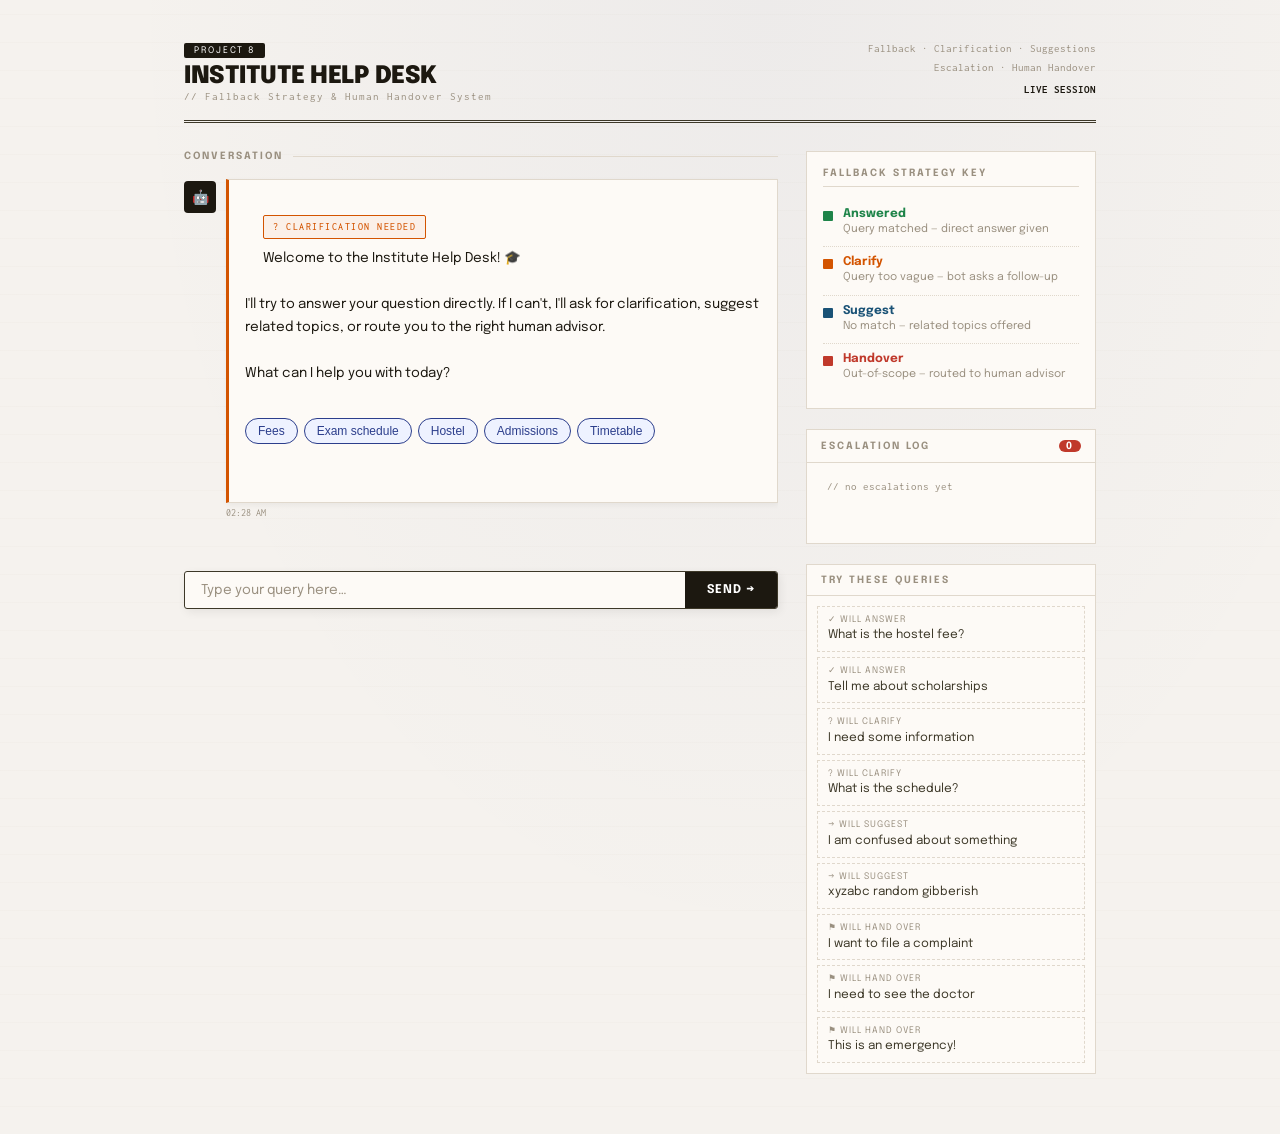
<file: Hack-O-Week  (Feb)/project8_fallbacks_handover.html>
<!DOCTYPE html>
<html lang="en">
<head>
<meta charset="UTF-8"/>
<meta name="viewport" content="width=device-width, initial-scale=1.0"/>
<title>Fallback & Handover Bot – Project 8</title>
<link href="https://fonts.googleapis.com/css2?family=Epilogue:wght@400;500;700;900&family=Inconsolata:wght@400;500&display=swap" rel="stylesheet"/>
<style>
  :root {
    --bg: #f5f2ee;
    --paper: #fdfaf6;
    --ink: #1c1810;
    --ink2: #3d3828;
    --muted: #9a9080;
    --rule: #e0d8cc;
    --stamp-red: #c0392b;
    --stamp-blue: #1a5276;
    --stamp-green: #1e8449;
    --stamp-orange: #d35400;
    --accent: #2c3e8c;
    --tag-bg: #eef2ff;
  }
  *{ margin:0; padding:0; box-sizing:border-box; }

  body {
    background: var(--bg);
    color: var(--ink);
    font-family: 'Epilogue', sans-serif;
    min-height: 100vh;
    /* subtle paper texture via repeating lines */
    background-image:
      repeating-linear-gradient(0deg, transparent, transparent 27px, rgba(180,165,140,0.08) 28px),
      radial-gradient(ellipse at 60% 0%, rgba(44,62,140,0.04) 0%, transparent 60%);
  }

  /* ── PAGE LAYOUT ── */
  .page {
    max-width: 960px; margin: 0 auto;
    padding: 40px 24px 60px;
    display: grid;
    grid-template-rows: auto auto 1fr;
    gap: 0;
  }

  /* ── LETTERHEAD ── */
  .letterhead {
    border-bottom: 3px double var(--ink2);
    padding-bottom: 18px; margin-bottom: 28px;
    display: flex; align-items: flex-start; justify-content: space-between;
    animation: fadeIn 0.5s ease both;
  }
  .lh-left {}
  .institute-name {
    font-size: clamp(1.1rem,2.5vw,1.5rem);
    font-weight: 900; letter-spacing: -0.5px; color: var(--ink);
    text-transform: uppercase;
  }
  .institute-sub {
    font-family: 'Inconsolata', monospace;
    font-size: 11px; color: var(--muted); letter-spacing: 1px; margin-top: 2px;
  }
  .lh-right {
    text-align: right;
    font-family: 'Inconsolata', monospace; font-size: 11px; color: var(--muted);
    line-height: 1.7;
  }
  .project-tag {
    display: inline-block; background: var(--ink);
    color: #fff; font-size: 9px; letter-spacing: 2px; text-transform: uppercase;
    padding: 3px 10px; border-radius: 2px; margin-bottom: 6px;
  }

  /* ── MAIN CONTENT AREA ── */
  .content-grid {
    display: grid;
    grid-template-columns: 1fr 290px;
    gap: 28px;
    animation: fadeIn 0.5s 0.1s ease both;
  }
  @media(max-width:680px){ .content-grid{ grid-template-columns:1fr; } }

  /* ── CHAT COLUMN ── */
  .chat-col {}

  .section-rule {
    display: flex; align-items: center; gap: 10px;
    margin-bottom: 14px;
  }
  .section-rule span {
    font-size: 10px; font-weight: 700; letter-spacing: 2px;
    text-transform: uppercase; color: var(--muted); white-space: nowrap;
  }
  .section-rule::after {
    content:''; flex:1; height:1px; background: var(--rule);
  }

  #chat-box {
    min-height: 380px; max-height: 430px;
    overflow-y: auto; padding: 4px 0;
    display: flex; flex-direction: column; gap: 18px;
    scroll-behavior: smooth;
  }
  #chat-box::-webkit-scrollbar{ width:3px; }
  #chat-box::-webkit-scrollbar-thumb{ background:var(--rule); }

  /* ── MESSAGE STYLES (document / memo style) ── */
  .message { animation: slideUp 0.25s ease both; }

  .msg-user {
    display: flex; justify-content: flex-end;
  }
  .msg-user .bubble {
    background: var(--accent); color: #fff;
    padding: 10px 16px; border-radius: 2px 14px 14px 14px;
    font-size: 13.5px; line-height: 1.6; max-width: 78%;
    box-shadow: 2px 3px 8px rgba(44,62,140,0.15);
  }

  .msg-bot { display: flex; gap: 10px; align-items: flex-start; }
  .bot-icon {
    width: 32px; height: 32px; flex-shrink: 0; margin-top: 2px;
    background: var(--ink); color: #fff;
    display: flex; align-items: center; justify-content: center;
    font-size: 14px; border-radius: 4px;
  }
  .bot-body { flex: 1; }
  .bot-bubble {
    background: var(--paper);
    border: 1px solid var(--rule);
    border-left: 3px solid var(--ink2);
    padding: 12px 16px;
    font-size: 13.5px; line-height: 1.7;
    white-space: pre-wrap; word-break: break-word;
    box-shadow: 1px 2px 6px rgba(0,0,0,0.05);
  }
  /* fallback type border colours */
  .bot-bubble.clarify  { border-left-color: var(--stamp-orange); }
  .bot-bubble.suggest  { border-left-color: var(--stamp-blue); }
  .bot-bubble.handover { border-left-color: var(--stamp-red); }
  .bot-bubble.answered { border-left-color: var(--stamp-green); }

  /* STAMP overlay on bot messages */
  .stamp {
    display: inline-flex; align-items: center; gap: 5px;
    font-family: 'Inconsolata', monospace;
    font-size: 9.5px; font-weight: 500; letter-spacing: 1.5px;
    text-transform: uppercase; padding: 3px 9px;
    border: 1.5px solid; border-radius: 2px;
    margin-bottom: 8px;
  }
  .stamp.clarify  { color: var(--stamp-orange); border-color: var(--stamp-orange); background: rgba(211,84,0,0.06); }
  .stamp.suggest  { color: var(--stamp-blue);   border-color: var(--stamp-blue);   background: rgba(26,82,118,0.06); }
  .stamp.handover { color: var(--stamp-red);    border-color: var(--stamp-red);    background: rgba(192,57,43,0.06); }
  .stamp.answered { color: var(--stamp-green);  border-color: var(--stamp-green);  background: rgba(30,132,73,0.06); }

  /* Quick-reply chips after clarify/suggest messages */
  .chips { display: flex; flex-wrap: wrap; gap: 6px; margin-top: 10px; }
  .chip {
    font-size: 12px; padding: 5px 12px;
    border: 1px solid var(--accent); color: var(--accent);
    background: var(--tag-bg); border-radius: 100px; cursor: pointer;
    transition: all 0.15s; font-weight: 500;
  }
  .chip:hover { background: var(--accent); color: #fff; }

  /* Handover card */
  .handover-card {
    margin-top: 12px;
    border: 1px solid var(--rule); border-radius: 4px; overflow: hidden;
  }
  .hc-header {
    background: var(--stamp-red); color: #fff;
    padding: 7px 14px; font-size: 11px; font-weight: 700;
    letter-spacing: 1px; text-transform: uppercase;
  }
  .hc-body { padding: 12px 14px; display: flex; flex-direction: column; gap: 8px; }
  .hc-row { display: flex; align-items: center; gap: 10px; font-size: 13px; }
  .hc-icon { font-size: 16px; }
  .hc-link { color: var(--stamp-blue); text-decoration: none; font-weight: 500; }
  .hc-link:hover { text-decoration: underline; }

  /* Input */
  .input-area { margin-top: 16px; }
  .input-wrap {
    display: flex; gap: 0;
    border: 1.5px solid var(--ink2); border-radius: 3px; overflow: hidden;
    background: var(--paper); box-shadow: 2px 3px 10px rgba(0,0,0,0.07);
  }
  .input-wrap:focus-within { border-color: var(--accent); }
  #user-input {
    flex:1; background:transparent; border:none; outline:none;
    padding: 11px 16px;
    font-family: 'Epilogue', sans-serif; font-size: 13.5px; color: var(--ink);
  }
  #user-input::placeholder { color: var(--muted); }
  #send-btn {
    background: var(--ink); color: #fff; border: none;
    padding: 0 22px; cursor: pointer;
    font-family: 'Epilogue', sans-serif; font-weight: 700; font-size: 12px;
    letter-spacing: 1px; text-transform: uppercase;
    transition: background 0.2s;
  }
  #send-btn:hover { background: var(--accent); }

  /* ── RIGHT COLUMN ── */
  .right-col { display: flex; flex-direction: column; gap: 20px; }

  /* Fallback legend */
  .legend-card {
    background: var(--paper); border: 1px solid var(--rule);
    padding: 16px;
  }
  .legend-title {
    font-size: 10px; font-weight: 700; letter-spacing: 2px;
    text-transform: uppercase; color: var(--muted); margin-bottom: 12px;
    padding-bottom: 8px; border-bottom: 1px solid var(--rule);
  }
  .legend-row {
    display: flex; align-items: flex-start; gap: 10px;
    padding: 9px 0; border-bottom: 1px dotted var(--rule);
  }
  .legend-row:last-child { border-bottom: none; }
  .l-dot { width: 10px; height: 10px; border-radius: 1px; flex-shrink:0; margin-top:3px; }
  .l-info { display:flex; flex-direction:column; gap:2px; }
  .l-name { font-size: 12px; font-weight: 700; }
  .l-desc { font-size: 11px; color: var(--muted); line-height: 1.4; }

  /* Escalation log */
  .log-card {
    background: var(--paper); border: 1px solid var(--rule);
    flex: 1;
  }
  .log-header {
    padding: 10px 14px; border-bottom: 1px solid var(--rule);
    font-size: 10px; font-weight: 700; letter-spacing: 2px;
    text-transform: uppercase; color: var(--muted);
    display: flex; justify-content: space-between; align-items: center;
  }
  #log-count {
    background: var(--stamp-red); color: #fff;
    font-size: 10px; padding: 1px 7px; border-radius: 100px;
  }
  #log-list { padding: 10px 12px; display:flex; flex-direction:column; gap:6px; min-height:80px; }
  .log-entry {
    font-size: 11px; font-family: 'Inconsolata', monospace;
    padding: 6px 8px; border-left: 2px solid var(--rule);
    color: var(--ink2); line-height: 1.4; animation: slideUp 0.2s ease both;
  }
  .log-entry.handover { border-left-color: var(--stamp-red); }
  .log-entry.clarify  { border-left-color: var(--stamp-orange); }
  .log-entry.suggest  { border-left-color: var(--stamp-blue); }
  .log-empty { font-size: 11px; color: var(--muted); font-family:'Inconsolata',monospace; padding: 8px; }

  /* Try these */
  .try-card { background: var(--paper); border: 1px solid var(--rule); }
  .try-list { padding: 10px; display:flex; flex-direction:column; gap:5px; }
  .try-item {
    font-size: 12px; padding: 7px 10px;
    border: 1px dashed var(--rule); cursor: pointer; color: var(--ink2);
    transition: all 0.15s; line-height: 1.4;
  }
  .try-item:hover { border-color: var(--accent); color: var(--accent); background: var(--tag-bg); }
  .try-cat { font-size: 9px; letter-spacing: 1px; text-transform:uppercase; color:var(--muted); display:block; margin-bottom:1px; }

  @keyframes fadeIn  { from{opacity:0;} to{opacity:1;} }
  @keyframes slideUp { from{opacity:0;transform:translateY(10px);} to{opacity:1;transform:translateY(0);} }

  .typing-row { display:flex; gap:10px; align-items:center; animation:slideUp 0.2s ease both; }
  .typing-dots { display:flex; gap:4px; padding:12px 16px; background:var(--paper); border:1px solid var(--rule); border-left:3px solid var(--ink2); }
  .d{width:6px;height:6px;background:var(--muted);border-radius:50%;animation:b 1.2s infinite;}
  .d:nth-child(2){animation-delay:0.2s;} .d:nth-child(3){animation-delay:0.4s;}
  @keyframes b{0%,60%,100%{transform:translateY(0);}30%{transform:translateY(-5px);}}
</style>
</head>
<body>
<div class="page">

  <!-- LETTERHEAD -->
  <div class="letterhead">
    <div class="lh-left">
      <div class="project-tag">Project 8</div>
      <div class="institute-name">Institute Help Desk</div>
      <div class="institute-sub">// Fallback Strategy & Human Handover System</div>
    </div>
    <div class="lh-right">
      <div>Fallback · Clarification · Suggestions</div>
      <div>Escalation · Human Handover</div>
      <div style="margin-top:4px;color:var(--ink);font-weight:700">LIVE SESSION</div>
    </div>
  </div>

  <!-- CONTENT -->
  <div class="content-grid">

    <!-- CHAT COLUMN -->
    <div class="chat-col">
      <div class="section-rule"><span>Conversation</span></div>
      <div id="chat-box"></div>
      <div class="input-area">
        <div class="input-wrap">
          <input id="user-input" type="text" placeholder="Type your query here…" autocomplete="off"/>
          <button id="send-btn" onclick="handleSend()">Send →</button>
        </div>
      </div>
    </div>

    <!-- RIGHT COLUMN -->
    <div class="right-col">

      <!-- Fallback legend -->
      <div class="legend-card">
        <div class="legend-title">Fallback Strategy Key</div>
        <div class="legend-row">
          <div class="l-dot" style="background:var(--stamp-green)"></div>
          <div class="l-info">
            <div class="l-name" style="color:var(--stamp-green)">Answered</div>
            <div class="l-desc">Query matched — direct answer given</div>
          </div>
        </div>
        <div class="legend-row">
          <div class="l-dot" style="background:var(--stamp-orange)"></div>
          <div class="l-info">
            <div class="l-name" style="color:var(--stamp-orange)">Clarify</div>
            <div class="l-desc">Query too vague — bot asks a follow-up</div>
          </div>
        </div>
        <div class="legend-row">
          <div class="l-dot" style="background:var(--stamp-blue)"></div>
          <div class="l-info">
            <div class="l-name" style="color:var(--stamp-blue)">Suggest</div>
            <div class="l-desc">No match — related topics offered</div>
          </div>
        </div>
        <div class="legend-row">
          <div class="l-dot" style="background:var(--stamp-red)"></div>
          <div class="l-info">
            <div class="l-name" style="color:var(--stamp-red)">Handover</div>
            <div class="l-desc">Out-of-scope — routed to human advisor</div>
          </div>
        </div>
      </div>

      <!-- Escalation log -->
      <div class="log-card">
        <div class="log-header">
          Escalation Log
          <span id="log-count">0</span>
        </div>
        <div id="log-list">
          <div class="log-empty">// no escalations yet</div>
        </div>
      </div>

      <!-- Try these -->
      <div class="try-card">
        <div class="log-header" style="border-bottom:1px solid var(--rule)">Try These Queries</div>
        <div class="try-list" id="try-list"></div>
      </div>

    </div>
  </div>
</div>

<script>
// ═══════════════════════════════════════════════
// KNOWLEDGE BASE
// ═══════════════════════════════════════════════
const KB = [
  { patterns:[/fee|tuition|cost|payment/i],  topic:'fees',
    answer:"Annual tuition fee is ₹85,000, covering all academic charges.\nHostel (₹5,000/mo) and transport (₹1,200/mo) are billed separately.\n\nFor installment plans, contact the accounts office." },
  { patterns:[/exam|test|assessment/i],       topic:'exams',
    answer:"Semester exams are held in November and April.\nSchedules are posted on the student portal 3 weeks prior.\nHall tickets are available online 1 week before exams." },
  { patterns:[/timetable|class.*schedule|lecture/i], topic:'timetable',
    answer:"Class timetables are available on the student portal under 'My Schedule'.\nThey are updated at the start of each semester by the academic section." },
  { patterns:[/hostel|accommodation|dorm/i],  topic:'hostel',
    answer:"On-campus hostels available for boys and girls separately.\nMonthly fee: ₹5,000 (meals included).\nApply at: hostel@institute.edu" },
  { patterns:[/admission|apply|enroll|join/i],topic:'admissions',
    answer:"Admissions open every June. Apply online at institute.edu/admissions.\nLast date: July 31. JEE / CET scores required." },
  { patterns:[/scholarship|financial aid|merit/i], topic:'scholarships',
    answer:"Merit and need-based scholarships available.\nApplications open in August — visit Room 203 or email scholarship@institute.edu." },
  { patterns:[/placement|job|recruit|career/i],topic:'placements',
    answer:"120+ companies recruit on campus. Average package: ₹6.2 LPA.\nContact: placement@institute.edu" },
  { patterns:[/library|book|borrow/i],         topic:'library',
    answer:"Library hours: Mon–Fri 8AM–8PM, Sat 9AM–5PM.\nStudents can borrow up to 4 books for 14 days." },
  { patterns:[/contact|phone|email|address/i], topic:'contact',
    answer:"📞 +91-712-2345678\n📧 info@institute.edu\n🏢 Room 101, Admin Block" },
  { patterns:[/holiday|vacation|break/i],      topic:'holidays',
    answer:"Winter break: Dec 25 – Jan 2\nSummer break: May 15 – Jun 15\nFull academic calendar on the student portal." },
];

// Vague / ambiguous triggers → ask clarification
const VAGUE = [
  { pattern:/^(hi|hello|hey|yo|sup)\b/i,
    question:"Hi there! 👋 What can I help you with today?",
    chips:["Fees","Exam schedule","Hostel","Admissions","Timetable"] },
  { pattern:/\b(info|information|details|tell me|help)\b/i,
    question:"Sure! Which topic would you like information on?",
    chips:["Fees","Exams","Hostel","Scholarships","Placements","Library"] },
  { pattern:/\bschedule\b/i,
    question:"When you say 'schedule', do you mean exam schedule or class timetable?",
    chips:["Exam schedule","Class timetable"] },
  { pattern:/\bwhen\b/i,
    question:"Could you be more specific? When are you asking about?",
    chips:["Exam dates","Admission deadline","Office hours","Holiday dates"] },
];

// Out-of-scope → handover
const OOS_PATTERNS = [
  /complaint|grievance|harassment|bully/i,
  /mental health|counsell?or|therapist|stress/i,
  /medical|doctor|clinic|sick|health/i,
  /legal|lawsuit|court|police|fir/i,
  /emergency|urgent|critical|accident/i,
  /visa|passport|immigration/i,
  /salary|payroll|staff|faculty.*pay/i,
  /refund|chargeback|fraud/i,
];

const HANDOVER_ROUTES = {
  complaint:   { label:"Student Grievance Cell", email:"grievance@institute.edu", desk:"Room 105, Admin Block", ph:"+91-712-2345690" },
  medical:     { label:"Campus Medical Centre",  email:"health@institute.edu",    desk:"Ground Floor, Health Block", ph:"+91-712-2345699" },
  counsellor:  { label:"Student Counselling",    email:"counsel@institute.edu",   desk:"Room 210, Student Services", ph:"+91-712-2345695" },
  legal:       { label:"Institute Legal Cell",   email:"legal@institute.edu",     desk:"Room 102, Admin Block", ph:"+91-712-2345688" },
  emergency:   { label:"Security Control Room",  email:"security@institute.edu",  desk:"Gate 1, Main Entrance", ph:"+91-712-9999999" },
  default:     { label:"Admin Help Desk",        email:"helpdesk@institute.edu",  desk:"Room 101, Admin Block", ph:"+91-712-2345678" },
};

function getHandoverRoute(text) {
  if (/complaint|grievance|harassment|bully/i.test(text)) return HANDOVER_ROUTES.complaint;
  if (/medical|doctor|clinic|sick|health/i.test(text))    return HANDOVER_ROUTES.medical;
  if (/mental|counsel|therapist|stress/i.test(text))      return HANDOVER_ROUTES.counsellor;
  if (/legal|lawsuit|court/i.test(text))                  return HANDOVER_ROUTES.legal;
  if (/emergency|urgent|accident/i.test(text))            return HANDOVER_ROUTES.emergency;
  return HANDOVER_ROUTES.default;
}

// ═══════════════════════════════════════════════
// DECISION ENGINE
// ═══════════════════════════════════════════════
let consecutiveFails = 0;

function decide(text) {
  // 1. Check out-of-scope → HANDOVER
  for (const p of OOS_PATTERNS) {
    if (p.test(text)) {
      consecutiveFails = 0;
      return { type:'handover', route: getHandoverRoute(text) };
    }
  }

  // 2. Check KB → ANSWERED
  for (const item of KB) {
    for (const p of item.patterns) {
      if (p.test(text)) {
        consecutiveFails = 0;
        return { type:'answered', answer: item.answer, topic: item.topic };
      }
    }
  }

  // 3. Check vague → CLARIFY
  for (const v of VAGUE) {
    if (v.pattern.test(text)) {
      consecutiveFails++;
      return { type:'clarify', question: v.question, chips: v.chips };
    }
  }

  // 4. No match at all
  consecutiveFails++;

  // After 2 consecutive fails → suggest + offer handover
  if (consecutiveFails >= 2) {
    consecutiveFails = 0;
    return {
      type:'suggest+handover',
      message:"I've had trouble understanding your last couple of messages. Here are things I can help with — or I can connect you to a human advisor:",
      suggestions:["Fees & payments","Exam schedule","Hostel","Admissions","Timetable","Scholarships","Placements"],
    };
  }

  // First fail → suggest
  const words = text.toLowerCase().split(/\s+/);
  const nearby = KB.filter(k => k.topic && words.some(w => k.topic.includes(w) || w.includes(k.topic.replace('s','')))).map(k=>k.topic);
  return {
    type:'suggest',
    message:"I'm not sure about that. Did you mean any of these?",
    chips: nearby.length ? nearby.map(n=>n[0].toUpperCase()+n.slice(1)) : ["Fees","Exams","Hostel","Timetable","Admissions","Placements"],
  };
}

// ═══════════════════════════════════════════════
// ESCALATION LOG
// ═══════════════════════════════════════════════
let logCount = 0;
function addLog(type, text) {
  logCount++;
  document.getElementById('log-count').textContent = logCount;
  const list = document.getElementById('log-list');
  const empty = list.querySelector('.log-empty');
  if (empty) empty.remove();
  const t = new Date().toLocaleTimeString([],{hour:'2-digit',minute:'2-digit'});
  const e = document.createElement('div');
  e.className = `log-entry ${type}`;
  e.style.animationDelay = '0s';
  e.innerHTML = `<span style="color:var(--muted)">${t}</span> [${type.toUpperCase()}] ${text.slice(0,40)}${text.length>40?'…':''}`;
  list.appendChild(e);
}

// ═══════════════════════════════════════════════
// UI
// ═══════════════════════════════════════════════
const chatBox = document.getElementById('chat-box');
const inputEl = document.getElementById('user-input');

function esc(t){ return t.replace(/&/g,'&amp;').replace(/</g,'&lt;').replace(/>/g,'&gt;'); }
function now(){ return new Date().toLocaleTimeString([],{hour:'2-digit',minute:'2-digit'}); }

function appendUser(text) {
  const w = document.createElement('div');
  w.className = 'message msg-user';
  w.innerHTML = `<div class="bubble">${esc(text)}</div>`;
  chatBox.appendChild(w); chatBox.scrollTop=chatBox.scrollHeight;
}

function appendBot(decision, rawText) {
  const w = document.createElement('div');
  w.className = 'message msg-bot';

  const STAMP_LABELS = {
    answered:'✓ Answered', clarify:'? Clarification Needed',
    suggest:'→ Suggestion', handover:'⚑ Routed to Human',
    'suggest+handover':'⚑ Escalated'
  };
  const type = decision.type.replace('+handover','').replace(/\+.*/,'');
  const realType = decision.type === 'suggest+handover' ? 'handover' : decision.type;

  let bodyHTML = '';

  if (decision.type === 'answered') {
    bodyHTML = `<div class="bot-bubble answered">
      <div class="stamp answered">${STAMP_LABELS.answered}</div>
      ${esc(decision.answer).replace(/\n/g,'<br>')}
    </div>`;
  }
  else if (decision.type === 'clarify') {
    const chips = decision.chips.map(c=>`<button class="chip" onclick="quickSend('${c}')">${c}</button>`).join('');
    bodyHTML = `<div class="bot-bubble clarify">
      <div class="stamp clarify">${STAMP_LABELS.clarify}</div>
      ${esc(decision.question)}
      <div class="chips">${chips}</div>
    </div>`;
  }
  else if (decision.type === 'suggest') {
    const chips = decision.chips.map(c=>`<button class="chip" onclick="quickSend('${c}')">${c}</button>`).join('');
    bodyHTML = `<div class="bot-bubble suggest">
      <div class="stamp suggest">${STAMP_LABELS.suggest}</div>
      ${esc(decision.message)}
      <div class="chips">${chips}</div>
    </div>`;
  }
  else if (decision.type === 'handover') {
    const r = decision.route;
    bodyHTML = `<div class="bot-bubble handover">
      <div class="stamp handover">${STAMP_LABELS.handover}</div>
      This query is outside my scope. I'm routing you to a human advisor who can help.
      <div class="handover-card">
        <div class="hc-header">📋 ${r.label}</div>
        <div class="hc-body">
          <div class="hc-row"><span class="hc-icon">📧</span><a class="hc-link" href="mailto:${r.email}">${r.email}</a></div>
          <div class="hc-row"><span class="hc-icon">🏢</span>${r.desk}</div>
          <div class="hc-row"><span class="hc-icon">📞</span>${r.ph}</div>
        </div>
      </div>
    </div>`;
  }
  else if (decision.type === 'suggest+handover') {
    const sug = decision.suggestions.map(c=>`<button class="chip" onclick="quickSend('${c}')">${c}</button>`).join('');
    const r = HANDOVER_ROUTES.default;
    bodyHTML = `<div class="bot-bubble handover">
      <div class="stamp handover">${STAMP_LABELS['suggest+handover']}</div>
      ${esc(decision.message)}
      <div class="chips">${sug}</div>
      <div class="handover-card" style="margin-top:12px">
        <div class="hc-header">📋 ${r.label}</div>
        <div class="hc-body">
          <div class="hc-row"><span class="hc-icon">📧</span><a class="hc-link" href="mailto:${r.email}">${r.email}</a></div>
          <div class="hc-row"><span class="hc-icon">🏢</span>${r.desk}</div>
        </div>
      </div>
    </div>`;
  }

  w.innerHTML = `<div class="bot-icon">🤖</div><div class="bot-body">${bodyHTML}<div style="font-size:10px;color:var(--muted);margin-top:4px;font-family:'Inconsolata',monospace">${now()}</div></div>`;
  chatBox.appendChild(w); chatBox.scrollTop=chatBox.scrollHeight;

  // Log non-answered
  if (decision.type !== 'answered') addLog(realType, rawText);
}

function showTyping() {
  const w=document.createElement('div'); w.id='typ'; w.className='typing-row';
  w.innerHTML=`<div class="bot-icon" style="width:32px;height:32px;background:var(--ink);color:#fff;display:flex;align-items:center;justify-content:center;font-size:14px;border-radius:4px;flex-shrink:0">🤖</div><div class="typing-dots"><div class="d"></div><div class="d"></div><div class="d"></div></div>`;
  chatBox.appendChild(w); chatBox.scrollTop=chatBox.scrollHeight;
}
function removeTyping(){ const e=document.getElementById('typ'); if(e)e.remove(); }

function handleSend() {
  const text = inputEl.value.trim(); if(!text) return;
  appendUser(text); inputEl.value='';
  showTyping();
  setTimeout(()=>{ removeTyping(); appendBot(decide(text), text); }, 520);
}

function quickSend(text) {
  inputEl.value = text; handleSend();
}

inputEl.addEventListener('keydown', e=>{ if(e.key==='Enter') handleSend(); });

// Try-these
const TRIES = [
  { cat:'✓ Will answer',    q:'What is the hostel fee?' },
  { cat:'✓ Will answer',    q:'Tell me about scholarships' },
  { cat:'? Will clarify',   q:'I need some information' },
  { cat:'? Will clarify',   q:'What is the schedule?' },
  { cat:'→ Will suggest',   q:'I am confused about something' },
  { cat:'→ Will suggest',   q:'xyzabc random gibberish' },
  { cat:'⚑ Will hand over', q:'I want to file a complaint' },
  { cat:'⚑ Will hand over', q:'I need to see the doctor' },
  { cat:'⚑ Will hand over', q:'This is an emergency!' },
];
const tl = document.getElementById('try-list');
TRIES.forEach(t=>{
  const d=document.createElement('div'); d.className='try-item';
  d.innerHTML=`<span class="try-cat">${t.cat}</span>${t.q}`;
  d.onclick=()=>quickSend(t.q); tl.appendChild(d);
});

// welcome
setTimeout(()=>{
  appendBot({
    type:'clarify',
    question:"Welcome to the Institute Help Desk! 🎓\n\nI'll try to answer your question directly. If I can't, I'll ask for clarification, suggest related topics, or route you to the right human advisor.\n\nWhat can I help you with today?",
    chips:["Fees","Exam schedule","Hostel","Admissions","Timetable"]
  }, 'welcome');
  logCount = 0; document.getElementById('log-count').textContent = 0;
  document.getElementById('log-list').innerHTML = '<div class="log-empty">// no escalations yet</div>';
}, 300);
</script>
</body>
</html>
</file>
<file: static/style.css>
body {
    margin: 0;
    font-family: "Times New Roman", serif;
    background: #111;
    display: flex;
    justify-content: center;
    align-items: center;
    height: 100vh;
}

.chat-wrapper {
    width: 380px;
    height: 600px;
    background: #fff;
    border-radius: 16px;
    display: flex;
    flex-direction: column;
    overflow: hidden;
    overflow-x: hidden;
}

.chat-header {
    background: #c70000;
    color: white;
    padding: 12px;
    display: flex;
    align-items: center;
    gap: 8px;
    font-weight: bold;
}

.chat-header img,
.bot-msg img {
    width: 30px;
    height: 30px;
    object-fit: contain;
}

#chat-box {
    flex: 1;
    padding: 12px 10px;
    overflow-y: auto;
    background: #f5f5f5;
}

.bot-msg {
    display: flex;
    gap: 4px;
    margin-bottom: 10px;
}

.bot-msg .bubble {
    background: white;
    padding: 10px 14px;
    border-radius: 14px;
    max-width: 75%;
}

.user-msg {
    display: flex;
    justify-content: flex-end;
    margin-bottom: 10px;
}

.user-msg .bubble {
    background: #c70000;
    color: white;
    padding: 10px 14px;
    border-radius: 14px;
    max-width: 75%;
}

.typing-bubble {
    font-style: italic;
    opacity: 0.8;
}

.dots::after {
    content: '';
    animation: dots 1.2s steps(3, end) infinite;
}

@keyframes dots {
    0%   { content: ''; }
    33%  { content: '.'; }
    66%  { content: '..'; }
    100% { content: '...'; }
}

.input-area {
    display: flex;
    gap: 6px;
    padding: 10px;
    border-top: 1px solid #ddd;
}

.input-area input {
    flex: 1;
    padding: 10px;
    border-radius: 8px;
    border: 1px solid #ccc;
    font-family: "Times New Roman", serif;
}

.input-area button {
    background: #c70000;
    color: white;
    border: none;
    border-radius: 8px;
    padding: 0 16px;
    cursor: pointer;
    font-family: "Times New Roman", serif;
}

.input-area button:hover {
    background: #a80000;
}

.buttons-container {
    display: flex;
    flex-wrap: wrap;
    gap: 8px;
    margin-top: 12px;
}

.quick-btn {
    background: #c70000;
    color: white;
    border: none;
    border-radius: 20px;
    padding: 8px 12px;
    font-size: 12px;
    cursor: pointer;
    transition: background 0.2s;
    font-family: "Times New Roman", serif;
}

.quick-btn:hover {
    background: #a80000;
}
</file>
<file: Hack-O-Week (March)/March_Week2/style.css>
/* ── Design Tokens ─────────────────────────────────── */
:root{
  --bg:#0a0e17;
  --surface:#111827;
  --surface-2:#1e293b;
  --border:#1e293b;
  --border-hi:#334155;
  --text:#e2e8f0;
  --text-dim:#64748b;
  --accent:#3b82f6;
  --accent-glow:rgba(59,130,246,.35);
  --safe:#22c55e;
  --safe-dim:rgba(34,197,94,.15);
  --danger:#ef4444;
  --danger-dim:rgba(239,68,68,.15);
  --radius:14px;
  --font:'Inter',system-ui,sans-serif;
  --mono:'JetBrains Mono','Fira Code',monospace;
}

/* ── Reset ─────────────────────────────────────────── */
*,*::before,*::after{box-sizing:border-box;margin:0;padding:0}
html{font-size:16px}
body{font-family:var(--font);background:var(--bg);color:var(--text);min-height:100vh;overflow-x:hidden;-webkit-font-smoothing:antialiased}

/* ── Ambient Glow ──────────────────────────────────── */
.glow{position:fixed;border-radius:50%;filter:blur(120px);pointer-events:none;z-index:0;opacity:.45;transition:background .6s}
.glow-1{width:500px;height:500px;top:-120px;left:-100px;background:rgba(59,130,246,.25)}
.glow-2{width:400px;height:400px;bottom:-80px;right:-60px;background:rgba(34,197,94,.18)}
body.danger .glow-1{background:rgba(239,68,68,.3)}
body.danger .glow-2{background:rgba(239,68,68,.18)}

/* ── App Shell ─────────────────────────────────────── */
.app{position:relative;z-index:1;max-width:1280px;margin:0 auto;padding:1.5rem 2rem 3rem}

/* ── Header ────────────────────────────────────────── */
.header{display:flex;flex-direction:column;align-items:center;gap:.4rem;margin-bottom:1.6rem;text-align:center}
.logo{display:flex;align-items:center;gap:.6rem;font-size:1.6rem;font-weight:800;letter-spacing:-.02em;color:#fff}
.logo svg{color:var(--accent)}
.subtitle{color:var(--text-dim);font-size:.95rem;max-width:520px}

/* ── Grid ──────────────────────────────────────────── */
.grid{display:grid;grid-template-columns:1.7fr 1fr;gap:1.4rem}
@media(max-width:960px){.grid{grid-template-columns:1fr}}

/* ── Card ──────────────────────────────────────────── */
.card{background:var(--surface);border:1px solid var(--border);border-radius:var(--radius);padding:1.25rem;box-shadow:0 4px 30px rgba(0,0,0,.4)}

/* ── Status Bar ────────────────────────────────────── */
.sim-status-bar{display:flex;align-items:center;justify-content:space-between;margin-bottom:1rem;gap:1rem}
.distance-readout{display:flex;flex-direction:column;align-items:center}
.distance-readout .label{font-size:.7rem;text-transform:uppercase;letter-spacing:.08em;color:var(--text-dim)}
.distance-readout .value{font-size:1.4rem;font-weight:700;font-family:var(--mono);color:#fff}

.chip{padding:.35rem 1rem;border-radius:999px;font-weight:700;font-size:.85rem;letter-spacing:.06em;transition:all .35s}
.chip--safe{background:var(--safe-dim);color:var(--safe);border:1px solid var(--safe);box-shadow:0 0 12px rgba(34,197,94,.3)}
.chip--danger{background:var(--danger-dim);color:var(--danger);border:1px solid var(--danger);box-shadow:0 0 18px rgba(239,68,68,.45);animation:chipPulse 1s ease-in-out infinite alternate}
@keyframes chipPulse{to{box-shadow:0 0 28px rgba(239,68,68,.7)}}

/* ── Canvas ────────────────────────────────────────── */
.canvas{position:relative;height:380px;background:#080c14;border-radius:10px;overflow:hidden;border:1px solid var(--border)}

.floor{position:absolute;bottom:0;left:0;width:100%;height:42px;background:linear-gradient(0deg,#1e293b 0%,transparent 100%)}

/* ── Forklift ──────────────────────────────────────── */
.forklift{position:absolute;bottom:28px;left:24px;width:220px}
.forklift svg{width:100%;height:auto;filter:drop-shadow(0 2px 8px rgba(0,0,0,.5))}

/* ── Component Nodes ───────────────────────────────── */
.comp-node{position:absolute;display:flex;flex-direction:column;align-items:center;cursor:pointer;transition:transform .2s,box-shadow .2s;z-index:10}
.comp-node:hover{transform:translateY(-4px)}
.comp-node.active .node-icon{border-color:var(--accent);box-shadow:0 0 20px var(--accent-glow)}

.node-icon{width:52px;height:52px;display:flex;align-items:center;justify-content:center;border-radius:50%;background:var(--surface-2);border:2px solid var(--border-hi);transition:all .25s}
.node-icon svg{width:24px;height:24px;color:var(--text)}

.node-label{margin-top:4px;font-size:.65rem;font-weight:600;text-align:center;line-height:1.15;color:var(--text-dim);text-transform:uppercase;letter-spacing:.04em}

/* positions */
.sensor-node{top:60px;left:16px}
.motor-node{bottom:78px;left:170px}
.buzzer-node{top:18px;left:140px}
.board-node{top:45%;left:50%;transform:translateX(-50%) translateY(-50%)}
.board-node:hover{transform:translateX(-50%) translateY(calc(-50% - 4px))}
.board-node.active .node-icon{border-color:var(--accent);box-shadow:0 0 20px var(--accent-glow)}

/* sensor pulse ring */
.pulse-ring{position:absolute;top:50%;left:50%;width:60px;height:60px;margin:-30px 0 0 -30px;border-radius:50%;border:2px solid var(--accent);opacity:0;animation:pulse 2s ease-out infinite;pointer-events:none}
@keyframes pulse{0%{transform:scale(.8);opacity:.7}100%{transform:scale(2.2);opacity:0}}

/* motor spin */
.motor-spin{animation:motorSpin 2s linear infinite}
@keyframes motorSpin{to{transform:rotate(360deg)}}
body.danger .motor-spin{animation:none}
body.danger .motor-node .node-icon{border-color:var(--danger);box-shadow:0 0 14px rgba(239,68,68,.4)}

/* buzzer shake */
body.danger .buzzer-node{animation:shake .3s linear infinite}
body.danger .buzzer-node .node-icon{border-color:var(--danger);box-shadow:0 0 14px rgba(239,68,68,.4)}
@keyframes shake{0%,100%{transform:translateX(0)}25%{transform:translateX(3px)}75%{transform:translateX(-3px)}}

/* ── Ultrasonic Waves ──────────────────────────────── */
.wave-container{position:absolute;top:72px;left:42px;pointer-events:none}
.wave{position:absolute;width:50px;height:80px;border-right:2px solid var(--accent);border-radius:0 50% 50% 0;opacity:0;animation:waveOut 2s ease-out infinite}
.w2{animation-delay:.5s}.w3{animation-delay:1s}
@keyframes waveOut{0%{transform:scaleX(.3) scaleY(.6);opacity:.8}100%{transform:scaleX(2.6) scaleY(1.4);opacity:0}}
body.danger .wave{border-color:var(--danger)}

/* ── Pedestrian ────────────────────────────────────── */
.pedestrian{position:absolute;bottom:44px;width:44px;text-align:center;transition:left .12s linear;color:#cbd5e1;z-index:5}
.pedestrian svg{width:36px;height:auto}
.ped-label{display:block;font-size:.6rem;margin-top:2px;text-transform:uppercase;letter-spacing:.06em;color:var(--text-dim)}
body.danger .pedestrian{color:var(--danger);animation:pedGlow 1s ease-in-out infinite alternate}
@keyframes pedGlow{to{filter:drop-shadow(0 0 8px rgba(239,68,68,.7))}}

/* ── Distance Arrow ────────────────────────────────── */
.dist-arrow{position:absolute;bottom:20px;height:14px;display:flex;align-items:center;pointer-events:none;z-index:4}
.arrow-line{flex:1;height:2px;background:repeating-linear-gradient(90deg,var(--text-dim) 0 6px,transparent 6px 12px)}
.arrow-label{position:absolute;left:50%;transform:translateX(-50%);top:-14px;font-size:.7rem;font-family:var(--mono);font-weight:600;color:var(--text-dim);white-space:nowrap}
body.danger .arrow-label{color:var(--danger)}

/* ── Slider ────────────────────────────────────────── */
.slider-row{display:flex;align-items:center;gap:.8rem;margin-top:1rem}
.slider-label{font-size:.75rem;color:var(--text-dim);font-family:var(--mono);font-weight:500;min-width:3rem;text-align:center}
input[type=range]{-webkit-appearance:none;appearance:none;flex:1;height:6px;border-radius:3px;background:var(--surface-2);outline:none;transition:background .3s}
input[type=range]::-webkit-slider-thumb{-webkit-appearance:none;appearance:none;width:20px;height:20px;border-radius:50%;background:var(--accent);cursor:pointer;box-shadow:0 0 8px var(--accent-glow);transition:transform .15s}
input[type=range]::-webkit-slider-thumb:hover{transform:scale(1.2)}

/* ── Code / Info Panel ─────────────────────────────── */
.code-card{display:flex;flex-direction:column;max-height:calc(380px + 2.5rem + 1rem + 38px + 2.5rem);overflow:hidden}
.code-header{display:flex;align-items:center;justify-content:space-between;border-bottom:1px solid var(--border);padding-bottom:.75rem;margin-bottom:.75rem}
.code-header h2{font-size:1.05rem;font-weight:700;color:#fff}
.copy-btn{display:inline-flex;align-items:center;gap:4px;background:var(--surface-2);border:1px solid var(--border-hi);border-radius:8px;padding:.35rem .7rem;color:var(--text-dim);font-size:.75rem;cursor:pointer;transition:all .2s}
.copy-btn:hover{color:#fff;border-color:var(--accent)}

.info-body{flex:1;overflow-y:auto;padding-right:4px;scrollbar-width:thin;scrollbar-color:var(--border-hi) transparent}
.info-body::-webkit-scrollbar{width:5px}
.info-body::-webkit-scrollbar-thumb{background:var(--border-hi);border-radius:4px}

.placeholder-msg{display:flex;flex-direction:column;align-items:center;justify-content:center;height:100%;gap:.8rem;text-align:center;color:var(--text-dim);padding:2rem}
.placeholder-msg p{max-width:260px;font-size:.9rem;line-height:1.5}

/* info content */
.info-section{margin-bottom:1.2rem}
.info-section h3{font-size:.8rem;text-transform:uppercase;letter-spacing:.1em;color:var(--accent);margin-bottom:.4rem}
.info-section p{font-size:.85rem;line-height:1.55;color:var(--text-dim)}

.code-block{background:#080c14;border:1px solid var(--border);border-radius:8px;padding:1rem;overflow-x:auto;font-family:var(--mono);font-size:.8rem;line-height:1.6;color:#e2e8f0;white-space:pre;margin-top:.5rem}

/* syntax colors */
.kw{color:#f472b6}
.tp{color:#c084fc}
.fn{color:#60a5fa}
.cm{color:#475569;font-style:italic}
.st{color:#34d399}
.nu{color:#fbbf24}
.pp{color:#fb923c}
</file>
<file: Hack-O-Week (March)/March_Week3/style.css>
*,*::before,*::after{box-sizing:border-box;margin:0;padding:0}
:root{
  --bg:#0a0e1a;--surface:#111827;--surface2:#1e293b;--border:#2d3a52;
  --accent:#06b6d4;--accent2:#8b5cf6;--green:#22c55e;--red:#ef4444;--orange:#f59e0b;--blue:#3b82f6;
  --text:#e2e8f0;--text2:#94a3b8;--font:'Inter',sans-serif;--mono:'JetBrains Mono',monospace;
}
body{font-family:var(--font);background:var(--bg);color:var(--text);min-height:100vh;overflow-x:hidden}
header{text-align:center;padding:24px 16px 16px;position:relative}
.header-glow{position:absolute;top:-60px;left:50%;transform:translateX(-50%);width:400px;height:200px;background:radial-gradient(ellipse,rgba(6,182,212,.15),transparent);pointer-events:none}
h1{font-size:1.8rem;font-weight:800;background:linear-gradient(135deg,var(--accent),var(--accent2));-webkit-background-clip:text;-webkit-text-fill-color:transparent}
.subtitle{color:var(--text2);font-size:.85rem;margin-top:4px}
main{display:grid;grid-template-columns:1fr 1fr;gap:16px;padding:16px;max-width:1400px;margin:auto}
.panel{background:var(--surface);border:1px solid var(--border);border-radius:16px;padding:20px;overflow:hidden}
h2{font-size:1.1rem;margin-bottom:14px;color:var(--accent)}
h3{font-size:1rem;margin-bottom:10px;color:var(--text)}
h4{font-size:.85rem;color:var(--text2);margin-bottom:8px}

/* Vending Machine */
.vending-machine{background:linear-gradient(145deg,#1a2236,#0f1629);border:2px solid var(--border);border-radius:14px;padding:16px;margin-bottom:14px}
.vm-screen{background:#0d1117;border:1px solid var(--accent);border-radius:8px;padding:12px;text-align:center;margin-bottom:14px;position:relative;overflow:hidden}
.vm-screen::before{content:'';position:absolute;top:0;left:0;right:0;height:1px;background:linear-gradient(90deg,transparent,var(--accent),transparent)}
.vm-title{font-size:.75rem;font-weight:700;letter-spacing:3px;color:var(--accent);margin-bottom:4px}
.vm-status{font-size:1.3rem;font-weight:800;color:var(--green);transition:color .3s}
.vm-status.dispensing{color:var(--orange);animation:pulse .5s infinite alternate}
.vm-status.empty{color:var(--red)}
.vm-msg{color:var(--text2);font-size:.75rem;margin-top:4px}
@keyframes pulse{from{opacity:.6}to{opacity:1}}
.vm-slots{display:grid;grid-template-columns:repeat(3,1fr);gap:8px;margin-bottom:12px}
.slot{background:var(--surface2);border:1px solid var(--border);border-radius:8px;padding:10px;text-align:center;position:relative;min-height:100px;transition:border-color .3s}
.slot.active-slot{border-color:var(--accent)}
.slot.dispensing-slot{border-color:var(--orange);box-shadow:0 0 15px rgba(245,158,11,.2)}
.slot-label{font-weight:700;font-size:.8rem;color:var(--accent)}
.slot-items{display:flex;flex-wrap:wrap;justify-content:center;gap:3px;margin:6px 0;min-height:40px}
.slot-items .item{width:16px;height:16px;border-radius:4px;transition:all .3s}
.slot-items .item.a{background:linear-gradient(135deg,#ef4444,#dc2626)}
.slot-items .item.b{background:linear-gradient(135deg,#3b82f6,#2563eb)}
.slot-items .item.c{background:linear-gradient(135deg,#22c55e,#16a34a)}
.slot-items .item.removing{transform:translateY(30px) scale(0);opacity:0}
.slot-count{font-size:.7rem;color:var(--text2)}
.vm-dispense-area{background:var(--surface2);border:1px dashed var(--border);border-radius:8px;padding:10px;text-align:center;min-height:50px}
.tray-label{font-size:.65rem;color:var(--text2);letter-spacing:1px}
#dispensedItem{font-size:1.4rem;margin-top:4px;transition:all .3s}
#dispensedItem.show{animation:dropIn .5s ease-out}
@keyframes dropIn{from{transform:translateY(-30px);opacity:0}to{transform:translateY(0);opacity:1}}

/* Sensor */
.sensor-section{display:flex;justify-content:center;margin-bottom:14px}
.sensor-wrapper{display:flex;align-items:center;gap:16px}
.sensor-ring{width:90px;height:90px;border-radius:50%;border:3px solid var(--border);display:flex;align-items:center;justify-content:center;transition:all .4s;position:relative}
.sensor-ring.detecting{border-color:var(--green);box-shadow:0 0 25px rgba(34,197,94,.3);animation:sensorPulse 1s infinite}
@keyframes sensorPulse{0%,100%{box-shadow:0 0 15px rgba(34,197,94,.2)}50%{box-shadow:0 0 30px rgba(34,197,94,.4)}}
.sensor-core{text-align:center;font-size:1.5rem}
.sensor-core small{display:block;font-size:.55rem;color:var(--text2);margin-top:2px}
.hand-btn{padding:12px 20px;background:linear-gradient(135deg,var(--accent),var(--accent2));border:none;border-radius:10px;color:#fff;font-weight:700;font-size:.85rem;cursor:pointer;transition:all .2s;font-family:var(--font)}
.hand-btn:hover{transform:scale(1.05);box-shadow:0 4px 15px rgba(6,182,212,.3)}
.hand-btn:active{transform:scale(.97)}
.hand-btn:disabled{opacity:.5;cursor:not-allowed;transform:none}

/* Controls */
.controls{display:flex;align-items:center;justify-content:space-between;margin-bottom:14px;gap:10px;flex-wrap:wrap}
.slot-selector{display:flex;align-items:center;gap:8px}
.slot-selector label{font-size:.8rem;color:var(--text2)}
.slot-btns{display:flex;gap:4px}
.slot-sel{width:36px;height:36px;border-radius:8px;border:1px solid var(--border);background:var(--surface2);color:var(--text);font-weight:700;cursor:pointer;transition:all .2s;font-family:var(--font)}
.slot-sel.active{background:var(--accent);color:#fff;border-color:var(--accent)}
.reset-btn{padding:8px 16px;border-radius:8px;border:1px solid var(--border);background:var(--surface2);color:var(--text);font-size:.8rem;cursor:pointer;transition:all .2s;font-family:var(--font)}
.reset-btn:hover{border-color:var(--accent);color:var(--accent)}

/* LEDs */
.indicators{display:flex;gap:16px;justify-content:center;margin-bottom:14px;flex-wrap:wrap}
.indicator{text-align:center;font-size:.7rem;color:var(--text2)}
.led{width:18px;height:18px;border-radius:50%;background:#333;margin:0 auto 4px;transition:all .3s;border:1px solid #444}
.led.on-green{background:var(--green);box-shadow:0 0 10px rgba(34,197,94,.5)}
.led.on-red{background:var(--red);box-shadow:0 0 10px rgba(239,68,68,.5)}
.led.on-orange{background:var(--orange);box-shadow:0 0 10px rgba(245,158,11,.5)}
.led.on-blue{background:var(--blue);box-shadow:0 0 10px rgba(59,130,246,.5)}

/* Serial Monitor */
.serial-monitor{background:#0d1117;border:1px solid var(--border);border-radius:8px;overflow:hidden}
.serial-header{display:flex;justify-content:space-between;align-items:center;padding:6px 10px;background:var(--surface2);font-size:.75rem;color:var(--text2)}
.clear-btn{padding:2px 8px;border-radius:4px;border:1px solid var(--border);background:transparent;color:var(--text2);cursor:pointer;font-size:.65rem;font-family:var(--font)}
.serial-output{height:120px;overflow-y:auto;padding:8px 10px;font-family:var(--mono);font-size:.7rem;line-height:1.5}
.serial-output .log{color:var(--green)}.serial-output .warn{color:var(--orange)}.serial-output .err{color:var(--red)}.serial-output .info{color:var(--blue)}

/* Tabs */
.tab-bar{display:flex;gap:4px;margin-bottom:14px}
.tab{flex:1;padding:10px;border-radius:8px;border:1px solid var(--border);background:var(--surface2);color:var(--text2);cursor:pointer;font-weight:600;font-size:.8rem;transition:all .2s;font-family:var(--font)}
.tab.active{background:var(--accent);color:#fff;border-color:var(--accent)}
.hidden{display:none}

/* Circuit */
.circuit-diagram{background:#0d1117;border:1px solid var(--border);border-radius:8px;padding:10px;margin-bottom:12px;display:flex;justify-content:center}
.component-list ul{list-style:none;display:grid;gap:6px}
.component-list li{display:flex;align-items:center;gap:8px;font-size:.8rem;color:var(--text2)}
.comp-dot{width:10px;height:10px;border-radius:50%;display:inline-block}
.comp-dot.blue{background:var(--blue)}.comp-dot.green{background:var(--green)}.comp-dot.red{background:var(--red)}.comp-dot.orange{background:var(--orange)}.comp-dot.purple{background:var(--accent2)}.comp-dot.gray{background:#6b7280}

/* Code */
.code-actions{margin-bottom:8px}
.copy-btn{padding:6px 14px;border-radius:6px;border:1px solid var(--border);background:var(--surface2);color:var(--text);font-size:.75rem;cursor:pointer;transition:all .2s;font-family:var(--font)}
.copy-btn:hover{border-color:var(--accent);color:var(--accent)}
.code-block{background:#0d1117;border:1px solid var(--border);border-radius:8px;padding:14px;overflow:auto;max-height:550px;font-family:var(--mono);font-size:.7rem;line-height:1.6;color:#c9d1d9;white-space:pre;tab-size:2}
.code-block .kw{color:#ff7b72}.code-block .fn{color:#d2a8ff}.code-block .str{color:#a5d6ff}.code-block .cm{color:#8b949e}.code-block .num{color:#79c0ff}.code-block .pp{color:#ffa657}

/* Responsive */
@media(max-width:900px){main{grid-template-columns:1fr}}
</file>
<file: Hack-O-Week (March)/March_Week4/style.css>
/* ===== Assembly Line Counter — Dark Theme ===== */
*,*::before,*::after{box-sizing:border-box;margin:0;padding:0}

:root{
  --bg:#0a0e1a;--surface:#111827;--surface2:#1a2235;--border:#1e293b;
  --text:#e2e8f0;--text-dim:#94a3b8;--accent:#06b6d4;--accent2:#22d3ee;
  --green:#10b981;--red:#ef4444;--orange:#f59e0b;--purple:#a855f7;
  --glow:0 0 20px rgba(6,182,212,.3);
  --radius:12px;
}

html{font-size:14px}
body{
  font-family:'Inter',system-ui,sans-serif;background:var(--bg);color:var(--text);
  min-height:100vh;
}

/* ===== Header ===== */
header{
  text-align:center;padding:1.4rem 1rem .8rem;position:relative;
  background:linear-gradient(135deg,#0f172a 0%,#1e1b4b 50%,#0f172a 100%);
  border-bottom:1px solid var(--border);
}
.header-glow{
  position:absolute;top:0;left:50%;transform:translateX(-50%);
  width:60%;height:100%;
  background:radial-gradient(ellipse at center,rgba(6,182,212,.12) 0%,transparent 70%);
  pointer-events:none;
}
header h1{font-size:1.8rem;font-weight:800;background:linear-gradient(135deg,var(--accent),var(--accent2),var(--green));-webkit-background-clip:text;-webkit-text-fill-color:transparent;background-clip:text}
header .subtitle{color:var(--text-dim);font-size:.85rem;margin-top:.3rem;font-weight:500}

/* ===== Layout ===== */
main{display:grid;grid-template-columns:1fr 1fr;gap:1rem;padding:1rem;max-width:1440px;margin:auto}
.panel{background:var(--surface);border:1px solid var(--border);border-radius:var(--radius);padding:1.2rem;overflow:hidden}
.panel h2{font-size:1.15rem;margin-bottom:1rem;color:var(--accent2)}

/* ===== Conveyor Area ===== */
.conveyor-area{
  background:var(--surface2);border:1px solid var(--border);border-radius:var(--radius);
  padding:1.2rem;position:relative;overflow:hidden;margin-bottom:1rem;
}
.conveyor-frame{position:relative;height:200px}
.conveyor-label-top{
  text-align:center;font-size:.65rem;text-transform:uppercase;letter-spacing:2px;
  color:var(--text-dim);margin-bottom:.5rem;
}

/* Sensor Mount */
.sensor-mount{
  position:absolute;top:10px;left:50%;transform:translateX(-50%);z-index:10;
  display:flex;flex-direction:column;align-items:center;
}
.sensor-body{
  width:54px;height:54px;border-radius:50%;
  background:linear-gradient(135deg,#374151,#1f2937);
  border:2px solid #4b5563;display:flex;flex-direction:column;
  align-items:center;justify-content:center;position:relative;
  box-shadow:0 4px 15px rgba(0,0,0,.5);
}
.sensor-face{
  width:22px;height:22px;border-radius:50%;
  background:radial-gradient(circle,#1a1a2e,#0d0d1a);
  border:2px solid #06b6d4;transition:all .3s;
}
.sensor-face.active{
  border-color:#22d3ee;
  box-shadow:0 0 15px rgba(6,182,212,.8),0 0 30px rgba(6,182,212,.4);
  background:radial-gradient(circle,#164e63,#0d0d1a);
}
.sensor-label{
  font-size:.4rem;color:var(--text-dim);text-align:center;
  line-height:1.1;margin-top:2px;letter-spacing:.5px;
}
.detection-zone{
  width:40px;height:50px;
  background:linear-gradient(180deg,rgba(6,182,212,.15) 0%,transparent 100%);
  border-left:1px dashed rgba(6,182,212,.3);border-right:1px dashed rgba(6,182,212,.3);
  transition:all .3s;
}
.detection-zone.active{
  background:linear-gradient(180deg,rgba(6,182,212,.4) 0%,rgba(6,182,212,.05) 100%);
  box-shadow:0 0 20px rgba(6,182,212,.3);
}

/* Belt */
.belt-container{
  position:absolute;bottom:30px;left:0;right:0;height:50px;
}
.belt{
  position:absolute;top:0;left:30px;right:30px;height:50px;
  background:#1a1a2e;border:2px solid #333;border-radius:6px;overflow:hidden;
}
.belt-pattern{
  position:absolute;top:0;left:0;width:200%;height:100%;
  background:repeating-linear-gradient(
    90deg,
    transparent 0px,transparent 28px,
    rgba(255,255,255,.06) 28px,rgba(255,255,255,.06) 30px
  );
}
.belt-pattern.moving{animation:beltMove 1s linear infinite}
@keyframes beltMove{from{transform:translateX(0)}to{transform:translateX(-30px)}}

.roller{
  position:absolute;top:5px;width:30px;height:40px;
  background:linear-gradient(90deg,#374151,#4b5563,#374151);
  border-radius:6px;border:1px solid #555;
}
.roller-left{left:0}
.roller-right{right:0}

/* Metal Parts */
.parts-track{
  position:absolute;bottom:35px;left:30px;right:30px;height:40px;
  pointer-events:none;
}
.metal-part{
  position:absolute;bottom:5px;width:32px;height:28px;
  background:linear-gradient(135deg,#9ca3af,#d1d5db,#6b7280);
  border:1px solid #aaa;border-radius:4px;
  box-shadow:0 2px 8px rgba(0,0,0,.4),inset 0 1px 0 rgba(255,255,255,.3);
  transition:box-shadow .2s;
}
.metal-part.detected{
  box-shadow:0 0 15px rgba(6,182,212,.6),0 2px 8px rgba(0,0,0,.4),inset 0 1px 0 rgba(255,255,255,.3);
}
.metal-part::after{
  content:'⚙';display:flex;align-items:center;justify-content:center;
  width:100%;height:100%;font-size:.9rem;opacity:.5;
}

/* ===== LCD Display ===== */
.lcd-section{margin-bottom:1rem}
.lcd-frame{
  background:#1a1a2e;border:2px solid #333;border-radius:var(--radius);
  padding:.8rem;max-width:340px;margin:0 auto;
}
.lcd-label{
  font-size:.6rem;text-transform:uppercase;letter-spacing:1.5px;
  color:var(--text-dim);text-align:center;margin-bottom:.5rem;
}
.lcd-screen{
  background:#1a3a1a;border:2px solid #2a4a2a;border-radius:6px;
  padding:.6rem .8rem;font-family:'JetBrains Mono',monospace;
  font-size:1.05rem;color:#33ff33;
  text-shadow:0 0 8px rgba(51,255,51,.5);
  line-height:1.6;
}
.lcd-row{letter-spacing:1px;white-space:pre}

/* ===== Controls ===== */
.controls{
  display:flex;flex-wrap:wrap;gap:.6rem;align-items:center;
  margin-bottom:1rem;
}
.ctrl-btn{
  padding:.55rem 1rem;border:none;border-radius:8px;cursor:pointer;
  font-family:'Inter',sans-serif;font-weight:600;font-size:.8rem;
  transition:all .2s;
}
.start-btn{background:linear-gradient(135deg,#059669,#10b981);color:#fff}
.start-btn:hover{transform:translateY(-1px);box-shadow:0 4px 12px rgba(16,185,129,.4)}
.start-btn:disabled{opacity:.4;cursor:not-allowed;transform:none;box-shadow:none}
.stop-btn{background:linear-gradient(135deg,#dc2626,#ef4444);color:#fff}
.stop-btn:hover{transform:translateY(-1px);box-shadow:0 4px 12px rgba(239,68,68,.4)}
.stop-btn:disabled{opacity:.4;cursor:not-allowed;transform:none;box-shadow:none}
.reset-btn{background:linear-gradient(135deg,#7c3aed,#a855f7);color:#fff}
.reset-btn:hover{transform:translateY(-1px);box-shadow:0 4px 12px rgba(168,85,247,.4)}

.speed-control{
  display:flex;align-items:center;gap:.5rem;
  color:var(--text-dim);font-size:.8rem;margin-left:auto;
}
.speed-control input[type=range]{
  -webkit-appearance:none;width:80px;height:4px;
  background:#334155;border-radius:2px;outline:none;
}
.speed-control input[type=range]::-webkit-slider-thumb{
  -webkit-appearance:none;width:14px;height:14px;
  background:var(--accent);border-radius:50%;cursor:pointer;
}

/* ===== Indicators ===== */
.indicators{
  display:flex;gap:1.2rem;margin-bottom:1rem;
  padding:.6rem;background:var(--surface2);border-radius:8px;
}
.indicator{display:flex;align-items:center;gap:.4rem;font-size:.75rem;color:var(--text-dim)}
.led{
  width:10px;height:10px;border-radius:50%;border:1px solid #333;
  background:#1a1a1a;transition:all .3s;
}
.led.on-green{background:#10b981;box-shadow:0 0 8px rgba(16,185,129,.6)}
.led.on-cyan{background:#06b6d4;box-shadow:0 0 8px rgba(6,182,212,.6)}
.led.on-orange{background:#f59e0b;box-shadow:0 0 8px rgba(245,158,11,.6)}
.led.on-red{background:#ef4444;box-shadow:0 0 8px rgba(239,68,68,.6)}

/* ===== Serial Monitor ===== */
.serial-monitor{
  background:var(--surface2);border:1px solid var(--border);border-radius:8px;
  overflow:hidden;
}
.serial-header{
  display:flex;justify-content:space-between;align-items:center;
  padding:.5rem .8rem;background:#0f172a;border-bottom:1px solid var(--border);
  font-size:.75rem;color:var(--text-dim);
}
.clear-btn{
  padding:.25rem .6rem;border:1px solid var(--border);border-radius:4px;
  background:transparent;color:var(--text-dim);font-size:.7rem;cursor:pointer;
  transition:all .2s;
}
.clear-btn:hover{background:var(--border);color:var(--text)}
.serial-output{
  height:130px;overflow-y:auto;padding:.5rem .8rem;
  font-family:'JetBrains Mono',monospace;font-size:.72rem;
  color:#10b981;line-height:1.5;
}
.serial-output::-webkit-scrollbar{width:4px}
.serial-output::-webkit-scrollbar-track{background:transparent}
.serial-output::-webkit-scrollbar-thumb{background:#334155;border-radius:4px}
.serial-line{opacity:0;animation:fadeIn .3s forwards}
@keyframes fadeIn{to{opacity:1}}
.serial-line.warn{color:var(--orange)}
.serial-line.info{color:var(--accent)}

/* ===== Right Panel — Tabs ===== */
.tab-bar{display:flex;gap:.3rem;margin-bottom:1rem}
.tab{
  flex:1;padding:.55rem .6rem;border:1px solid var(--border);border-radius:8px;
  background:transparent;color:var(--text-dim);font-size:.75rem;cursor:pointer;
  font-family:'Inter',sans-serif;font-weight:600;transition:all .2s;
}
.tab:hover{background:var(--surface2)}
.tab.active{background:linear-gradient(135deg,rgba(6,182,212,.15),rgba(34,211,238,.08));border-color:var(--accent);color:var(--accent2)}
.tab-content{display:block}
.tab-content.hidden{display:none}
.tab-content h3{font-size:1rem;color:var(--accent2);margin-bottom:.8rem}

/* Circuit Diagram */
.circuit-diagram{
  background:#0a0e1a;border:1px solid var(--border);border-radius:8px;
  padding:.5rem;margin-bottom:1rem;display:flex;justify-content:center;
}
#circuitCanvas{max-width:100%;height:auto}

/* Component List */
.component-list{
  background:var(--surface2);border-radius:8px;padding:.8rem 1rem;
}
.component-list h4{font-size:.8rem;color:var(--text-dim);margin-bottom:.5rem;text-transform:uppercase;letter-spacing:1px}
.component-list ul{list-style:none}
.component-list li{
  display:flex;align-items:center;gap:.5rem;
  padding:.35rem 0;font-size:.8rem;color:var(--text);
  border-bottom:1px solid rgba(255,255,255,.04);
}
.component-list li:last-child{border:none}
.comp-dot{
  width:8px;height:8px;border-radius:50%;flex-shrink:0;
}
.comp-dot.blue{background:#3b82f6}
.comp-dot.cyan{background:#06b6d4}
.comp-dot.green{background:#10b981}
.comp-dot.orange{background:#f59e0b}
.comp-dot.red{background:#ef4444}
.comp-dot.purple{background:#a855f7}
.comp-dot.gray{background:#6b7280}

/* ===== Code Block ===== */
.code-actions{margin-bottom:.5rem}
.copy-btn{
  padding:.4rem .8rem;border:1px solid var(--accent);border-radius:6px;
  background:rgba(6,182,212,.1);color:var(--accent);font-size:.75rem;
  cursor:pointer;font-weight:600;transition:all .2s;
}
.copy-btn:hover{background:rgba(6,182,212,.2)}
.code-block{
  background:#0a0e1a;border:1px solid var(--border);border-radius:8px;
  padding:1rem;overflow-x:auto;max-height:560px;overflow-y:auto;
  font-family:'JetBrains Mono',monospace;font-size:.72rem;
  line-height:1.7;color:#e2e8f0;tab-size:2;
}
.code-block::-webkit-scrollbar{width:4px;height:4px}
.code-block::-webkit-scrollbar-track{background:transparent}
.code-block::-webkit-scrollbar-thumb{background:#334155;border-radius:4px}

/* Syntax highlighting */
.kw{color:#c084fc}
.fn{color:#22d3ee}
.str{color:#86efac}
.cmt{color:#64748b;font-style:italic}
.num{color:#fbbf24}
.prep{color:#f472b6}
.type{color:#38bdf8}

/* ===== Hardware Cards ===== */
.hw-cards{display:flex;flex-direction:column;gap:.8rem}
.hw-card{
  background:var(--surface2);border:1px solid var(--border);border-radius:var(--radius);
  padding:1rem;transition:all .3s;
}
.hw-card:hover{border-color:var(--accent);box-shadow:var(--glow)}
.hw-card-header{display:flex;align-items:center;gap:.6rem;margin-bottom:.5rem}
.hw-card-icon{font-size:1.5rem}
.hw-card-title{font-weight:700;font-size:.9rem;color:var(--accent2)}
.hw-card-model{font-size:.7rem;color:var(--text-dim);font-family:'JetBrains Mono',monospace}
.hw-card-desc{font-size:.78rem;color:var(--text-dim);line-height:1.5;margin-bottom:.5rem}
.hw-card-specs{display:flex;flex-wrap:wrap;gap:.4rem}
.hw-spec{
  padding:.2rem .5rem;background:rgba(6,182,212,.08);border:1px solid rgba(6,182,212,.15);
  border-radius:4px;font-size:.65rem;color:var(--accent);font-weight:500;
}

/* ===== Responsive ===== */
@media(max-width:900px){
  main{grid-template-columns:1fr}
}
</file>
<file: Hack-O-Week (March)/March_Week5/style.css>
/* ===== RESET & BASE ===== */
*, *::before, *::after { margin: 0; padding: 0; box-sizing: border-box; }
html { font-size: 15px; scroll-behavior: smooth; }
body {
  font-family: 'Inter', system-ui, sans-serif;
  background: #0a0e1a;
  color: #e0e6f0;
  min-height: 100vh;
}

/* ===== HEADER ===== */
header {
  text-align: center;
  padding: 1.8rem 1rem 1.2rem;
  background: linear-gradient(135deg, #0d1224 0%, #141b33 100%);
  border-bottom: 1px solid #1e2a4a;
  position: relative;
  overflow: hidden;
}
.header-glow {
  position: absolute; top: -60%; left: 50%; transform: translateX(-50%);
  width: 600px; height: 200px;
  background: radial-gradient(ellipse, rgba(99,102,241,.18) 0%, transparent 70%);
  pointer-events: none;
}
header h1 {
  font-size: 2rem; font-weight: 800;
  background: linear-gradient(135deg, #818cf8, #6366f1, #a78bfa);
  -webkit-background-clip: text; -webkit-text-fill-color: transparent;
  background-clip: text;
}
.subtitle {
  color: #7a84a6; font-size: .85rem; margin-top: .3rem; font-weight: 500;
}

/* ===== MAIN LAYOUT ===== */
main {
  display: grid;
  grid-template-columns: 1fr 1fr;
  gap: 1.2rem;
  padding: 1.2rem;
  max-width: 1400px;
  margin: 0 auto;
}
.panel {
  background: linear-gradient(180deg, #111827 0%, #0f1525 100%);
  border: 1px solid #1e2a4a;
  border-radius: 16px;
  padding: 1.2rem;
  overflow: hidden;
}
.panel h2 {
  font-size: 1.15rem; font-weight: 700; margin-bottom: 1rem;
  color: #c4b5fd;
}

/* ===== PARKING LOT ===== */
.parking-lot {
  background: linear-gradient(180deg, #0c1020 0%, #141c30 100%);
  border: 2px solid #252f50;
  border-radius: 14px;
  padding: 1.2rem .8rem;
  position: relative;
  overflow: hidden;
  min-height: 360px;
}
.lot-label {
  text-align: center;
  font-size: .7rem;
  font-weight: 700;
  letter-spacing: 3px;
  color: #4a5580;
  margin-bottom: 1rem;
  text-transform: uppercase;
}

/* ===== GATE AREAS ===== */
.gate-area {
  display: flex;
  align-items: center;
  justify-content: center;
  gap: .5rem;
  margin: .6rem auto;
  position: relative;
  padding: .6rem 0;
}
.gate-label {
  position: absolute;
  left: .8rem;
  font-size: .6rem;
  font-weight: 700;
  letter-spacing: 2px;
  color: #4a5580;
}
.gate-post {
  width: 10px; height: 40px;
  background: linear-gradient(180deg, #6366f1, #4338ca);
  border-radius: 3px;
  box-shadow: 0 0 8px rgba(99,102,241,.3);
}
.gate-arm {
  width: 120px; height: 8px;
  background: linear-gradient(90deg, #f59e0b, #ef4444);
  border-radius: 3px;
  transform-origin: left center;
  transition: transform .8s cubic-bezier(.34,1.56,.64,1);
  display: flex; gap: 12px; padding: 0 8px;
  align-items: center;
}
.gate-arm.open {
  transform: rotate(-80deg);
}
.arm-stripe {
  width: 8px; height: 100%;
  background: #fff;
  border-radius: 1px;
  opacity: .7;
}

/* PIR Sensors at gates */
.pir-entry, .pir-exit {
  width: 30px; height: 30px;
  background: linear-gradient(135deg, #1e293b, #334155);
  border: 2px solid #475569;
  border-radius: 50%;
  display: flex; flex-direction: column;
  align-items: center; justify-content: center;
  position: relative;
}
.pir-lens {
  width: 14px; height: 14px;
  background: radial-gradient(circle, #334155, #1e293b);
  border: 1.5px solid #64748b;
  border-radius: 50%;
  transition: all .3s;
}
.pir-lens.active {
  background: radial-gradient(circle, #fbbf24, #f59e0b);
  border-color: #fbbf24;
  box-shadow: 0 0 12px rgba(251,191,36,.6);
}
.pir-label {
  font-size: .45rem;
  color: #94a3b8;
  margin-top: 1px;
  font-weight: 600;
}

/* ===== PARKING SPOTS ===== */
.spots-grid {
  display: grid;
  grid-template-columns: 1fr 1fr;
  gap: .8rem;
  margin: 1rem .5rem;
}
.parking-spot {
  background: linear-gradient(135deg, #0f172a, #1e293b);
  border: 2px dashed #334155;
  border-radius: 10px;
  padding: .8rem;
  position: relative;
  min-height: 90px;
  cursor: pointer;
  transition: all .3s;
  display: flex;
  flex-direction: column;
  align-items: center;
  justify-content: center;
}
.parking-spot:hover {
  border-color: #6366f1;
  background: linear-gradient(135deg, #131c35, #1e2d4a);
}
.parking-spot.occupied {
  border-color: #ef4444;
  border-style: solid;
  background: linear-gradient(135deg, #1a1020, #2a1525);
}
.parking-spot.available {
  border-color: #22c55e;
  border-style: solid;
}
.spot-number {
  font-size: .8rem;
  font-weight: 700;
  color: #94a3b8;
  position: absolute;
  top: .4rem; left: .5rem;
}
.spot-pir {
  width: 22px; height: 22px;
  background: #1e293b;
  border: 1.5px solid #475569;
  border-radius: 50%;
  display: flex; align-items: center; justify-content: center;
  position: absolute;
  top: .4rem; right: .5rem;
}
.pir-mini-lens {
  width: 10px; height: 10px;
  background: #334155;
  border: 1px solid #64748b;
  border-radius: 50%;
  transition: all .3s;
}
.parking-spot.occupied .pir-mini-lens {
  background: radial-gradient(circle, #fbbf24, #f59e0b);
  border-color: #fbbf24;
  box-shadow: 0 0 8px rgba(251,191,36,.5);
}
.spot-led {
  width: 12px; height: 12px;
  background: #22c55e;
  border-radius: 50%;
  box-shadow: 0 0 8px rgba(34,197,94,.5);
  position: absolute;
  bottom: .5rem; right: .5rem;
  transition: all .3s;
}
.parking-spot.occupied .spot-led {
  background: #ef4444;
  box-shadow: 0 0 8px rgba(239,68,68,.5);
}

/* Car Silhouette */
.car-silhouette {
  width: 55px; height: 30px;
  opacity: 0;
  transition: opacity .4s, transform .4s;
  transform: scale(.8);
  position: relative;
  margin-top: .3rem;
}
.car-silhouette::before {
  content: '🚗';
  font-size: 1.8rem;
  display: block;
  text-align: center;
}
.parking-spot.occupied .car-silhouette {
  opacity: 1;
  transform: scale(1);
}

/* ===== Animated Car ===== */
.animated-car {
  position: absolute;
  left: -80px;
  bottom: 60px;
  opacity: 0;
  transition: opacity .3s;
  z-index: 10;
  pointer-events: none;
}
.animated-car.visible { opacity: 1; }
.car-body {
  width: 60px; height: 26px;
  background: linear-gradient(135deg, #6366f1, #818cf8);
  border-radius: 6px 6px 3px 3px;
  position: relative;
}
.car-window {
  width: 24px; height: 10px;
  background: rgba(99,200,255,.3);
  border-radius: 3px 8px 0 0;
  position: absolute;
  top: -6px; left: 14px;
}
.car-wheel {
  width: 10px; height: 10px;
  background: #1e293b;
  border: 2px solid #475569;
  border-radius: 50%;
  position: absolute;
  bottom: -5px;
}
.car-wheel-front { left: 8px; }
.car-wheel-rear { right: 8px; }
.car-headlight {
  width: 4px; height: 4px;
  background: #fbbf24;
  border-radius: 50%;
  position: absolute;
  right: -1px; top: 8px;
  box-shadow: 0 0 6px rgba(251,191,36,.6);
}

/* ===== LCD DISPLAY ===== */
.lcd-section { margin: 1rem 0; }
.lcd-frame {
  background: #0f172a;
  border: 2px solid #1e3a5f;
  border-radius: 10px;
  padding: .6rem .8rem;
}
.lcd-label {
  font-size: .6rem; color: #4a6a8a;
  margin-bottom: .4rem; font-weight: 600;
  letter-spacing: 1px;
}
.lcd-screen {
  background: #0c2d0c;
  border: 2px solid #1a5c1a;
  border-radius: 4px;
  padding: .5rem .6rem;
  font-family: 'JetBrains Mono', monospace;
  font-size: .85rem;
  color: #39ff14;
  text-shadow: 0 0 6px rgba(57,255,20,.4);
  line-height: 1.5;
}
.lcd-row { white-space: pre; }

/* ===== CONTROLS ===== */
.controls {
  display: flex; gap: .6rem;
  margin: .8rem 0;
  flex-wrap: wrap;
}
.ctrl-btn {
  padding: .55rem 1rem;
  border: none;
  border-radius: 8px;
  font-family: 'Inter', sans-serif;
  font-weight: 600;
  font-size: .8rem;
  cursor: pointer;
  transition: all .25s;
}
.auto-btn {
  background: linear-gradient(135deg, #22c55e, #16a34a);
  color: #fff;
}
.auto-btn:hover:not(:disabled) {
  background: linear-gradient(135deg, #16a34a, #15803d);
  box-shadow: 0 0 16px rgba(34,197,94,.4);
}
.stop-btn {
  background: linear-gradient(135deg, #ef4444, #dc2626);
  color: #fff;
}
.stop-btn:hover:not(:disabled) {
  background: linear-gradient(135deg, #dc2626, #b91c1c);
  box-shadow: 0 0 16px rgba(239,68,68,.4);
}
.reset-btn {
  background: linear-gradient(135deg, #6366f1, #4f46e5);
  color: #fff;
}
.reset-btn:hover {
  background: linear-gradient(135deg, #4f46e5, #4338ca);
  box-shadow: 0 0 16px rgba(99,102,241,.4);
}
.ctrl-btn:disabled {
  opacity: .4;
  cursor: not-allowed;
}

/* Manual controls */
.manual-controls {
  text-align: center;
  margin: .4rem 0;
}
.manual-label {
  font-size: .72rem;
  color: #64748b;
  font-style: italic;
}

/* ===== INDICATORS ===== */
.indicators {
  display: flex; gap: 1.2rem;
  margin: .8rem 0;
  justify-content: center;
}
.indicator {
  display: flex; flex-direction: column;
  align-items: center; gap: .3rem;
}
.indicator span {
  font-size: .65rem; color: #7a84a6; font-weight: 500;
}
.led {
  width: 14px; height: 14px;
  background: #1e293b;
  border: 2px solid #334155;
  border-radius: 50%;
  transition: all .3s;
}
.led.led-on {
  background: #22c55e;
  border-color: #22c55e;
  box-shadow: 0 0 10px rgba(34,197,94,.5);
}
.led.led-active {
  background: #fbbf24;
  border-color: #fbbf24;
  box-shadow: 0 0 10px rgba(251,191,36,.5);
}
.led.led-servo {
  background: #818cf8;
  border-color: #818cf8;
  box-shadow: 0 0 10px rgba(129,140,248,.5);
}

/* ===== SERIAL MONITOR ===== */
.serial-monitor {
  margin-top: .8rem;
  border: 1px solid #1e2a4a;
  border-radius: 10px;
  overflow: hidden;
}
.serial-header {
  display: flex; justify-content: space-between; align-items: center;
  background: #111827;
  padding: .5rem .8rem;
  border-bottom: 1px solid #1e2a4a;
  font-size: .75rem; font-weight: 600; color: #94a3b8;
}
.clear-btn {
  padding: .2rem .6rem;
  background: #1e293b;
  color: #94a3b8;
  border: 1px solid #334155;
  border-radius: 4px;
  font-size: .65rem;
  cursor: pointer;
  transition: all .2s;
}
.clear-btn:hover { background: #334155; color: #e2e8f0; }
.serial-output {
  background: #0a0f1c;
  padding: .6rem .8rem;
  height: 140px;
  overflow-y: auto;
  font-family: 'JetBrains Mono', monospace;
  font-size: .7rem;
  line-height: 1.6;
  color: #22c55e;
}
.serial-output .timestamp { color: #4a5580; }
.serial-output .warning { color: #f59e0b; }
.serial-output .error { color: #ef4444; }

/* ===== TABS ===== */
.tab-bar {
  display: flex;
  border-bottom: 2px solid #1e2a4a;
  margin-bottom: 1rem;
}
.tab {
  flex: 1;
  padding: .6rem;
  background: none;
  border: none;
  color: #64748b;
  font-family: 'Inter', sans-serif;
  font-size: .75rem;
  font-weight: 600;
  cursor: pointer;
  transition: all .25s;
  border-bottom: 2px solid transparent;
  margin-bottom: -2px;
}
.tab:hover { color: #a5b4fc; }
.tab.active {
  color: #818cf8;
  border-bottom-color: #818cf8;
}
.tab-content { animation: fadeIn .3s; }
.tab-content.hidden { display: none; }
@keyframes fadeIn { from { opacity: 0; transform: translateY(4px); } to { opacity: 1; transform: translateY(0); } }

.tab-content h3 {
  font-size: 1rem; font-weight: 700;
  margin-bottom: .8rem; color: #c4b5fd;
}

/* ===== CIRCUIT DIAGRAM ===== */
.circuit-diagram {
  background: #0a0f1c;
  border: 1px solid #1e2a4a;
  border-radius: 10px;
  padding: .5rem;
  text-align: center;
  overflow: auto;
}
#circuitCanvas { max-width: 100%; height: auto; }
.component-list {
  margin-top: .8rem;
}
.component-list h4 {
  font-size: .8rem; font-weight: 600;
  color: #94a3b8; margin-bottom: .5rem;
}
.component-list ul {
  list-style: none;
  display: flex;
  flex-wrap: wrap;
  gap: .4rem;
}
.component-list li {
  font-size: .7rem;
  color: #7a84a6;
  display: flex; align-items: center; gap: .4rem;
  background: #111827;
  padding: .3rem .6rem;
  border-radius: 6px;
  border: 1px solid #1e2a4a;
}
.comp-dot {
  width: 8px; height: 8px;
  border-radius: 50%; display: inline-block;
}
.comp-dot.blue { background: #3b82f6; }
.comp-dot.red { background: #ef4444; }
.comp-dot.orange { background: #f59e0b; }
.comp-dot.green { background: #22c55e; }
.comp-dot.purple { background: #a78bfa; }
.comp-dot.yellow { background: #fbbf24; }
.comp-dot.gray { background: #64748b; }
.comp-dot.cyan { background: #06b6d4; }

/* ===== CODE BLOCK ===== */
.code-actions { margin-bottom: .5rem; }
.copy-btn {
  padding: .35rem .8rem;
  background: #1e293b;
  border: 1px solid #334155;
  color: #a5b4fc;
  border-radius: 6px;
  font-size: .75rem;
  font-weight: 600;
  cursor: pointer;
  transition: all .2s;
}
.copy-btn:hover { background: #334155; color: #c4b5fd; }
.code-block {
  background: #0a0f1c;
  border: 1px solid #1e2a4a;
  border-radius: 10px;
  padding: 1rem;
  overflow: auto;
  max-height: 600px;
  font-family: 'JetBrains Mono', monospace;
  font-size: .72rem;
  line-height: 1.65;
  color: #e2e8f0;
  tab-size: 2;
}
.code-block .kw { color: #c084fc; }
.code-block .fn { color: #38bdf8; }
.code-block .str { color: #34d399; }
.code-block .cmt { color: #4a5580; font-style: italic; }
.code-block .num { color: #f59e0b; }
.code-block .pp { color: #f472b6; }
.code-block .type { color: #38bdf8; }

/* ===== HARDWARE CARDS ===== */
.hw-cards {
  display: flex;
  flex-direction: column;
  gap: .8rem;
}
.hw-card {
  background: #111827;
  border: 1px solid #1e2a4a;
  border-radius: 12px;
  padding: 1rem;
  transition: all .25s;
}
.hw-card:hover {
  border-color: #6366f1;
  box-shadow: 0 0 16px rgba(99,102,241,.1);
}
.hw-card h4 {
  font-size: .85rem; font-weight: 700;
  color: #a5b4fc; margin-bottom: .4rem;
}
.hw-card p {
  font-size: .72rem; color: #7a84a6; line-height: 1.55;
}
.hw-card .specs {
  margin-top: .4rem;
  font-size: .68rem;
  color: #64748b;
}
.hw-card .specs span {
  display: inline-block;
  background: #0f172a;
  padding: .15rem .45rem;
  border-radius: 4px;
  border: 1px solid #1e2a4a;
  margin: .15rem .2rem .15rem 0;
}

/* ===== SCROLLBAR ===== */
::-webkit-scrollbar { width: 6px; height: 6px; }
::-webkit-scrollbar-track { background: #0a0f1c; }
::-webkit-scrollbar-thumb { background: #2a3555; border-radius: 3px; }
::-webkit-scrollbar-thumb:hover { background: #3a4a6a; }

/* ===== ANIMATIONS ===== */
@keyframes pulse-green {
  0%, 100% { box-shadow: 0 0 6px rgba(34,197,94,.3); }
  50% { box-shadow: 0 0 16px rgba(34,197,94,.6); }
}
@keyframes pulse-red {
  0%, 100% { box-shadow: 0 0 6px rgba(239,68,68,.3); }
  50% { box-shadow: 0 0 16px rgba(239,68,68,.6); }
}

/* ===== RESPONSIVE ===== */
@media (max-width: 1024px) {
  main { grid-template-columns: 1fr; }
}
</file>
